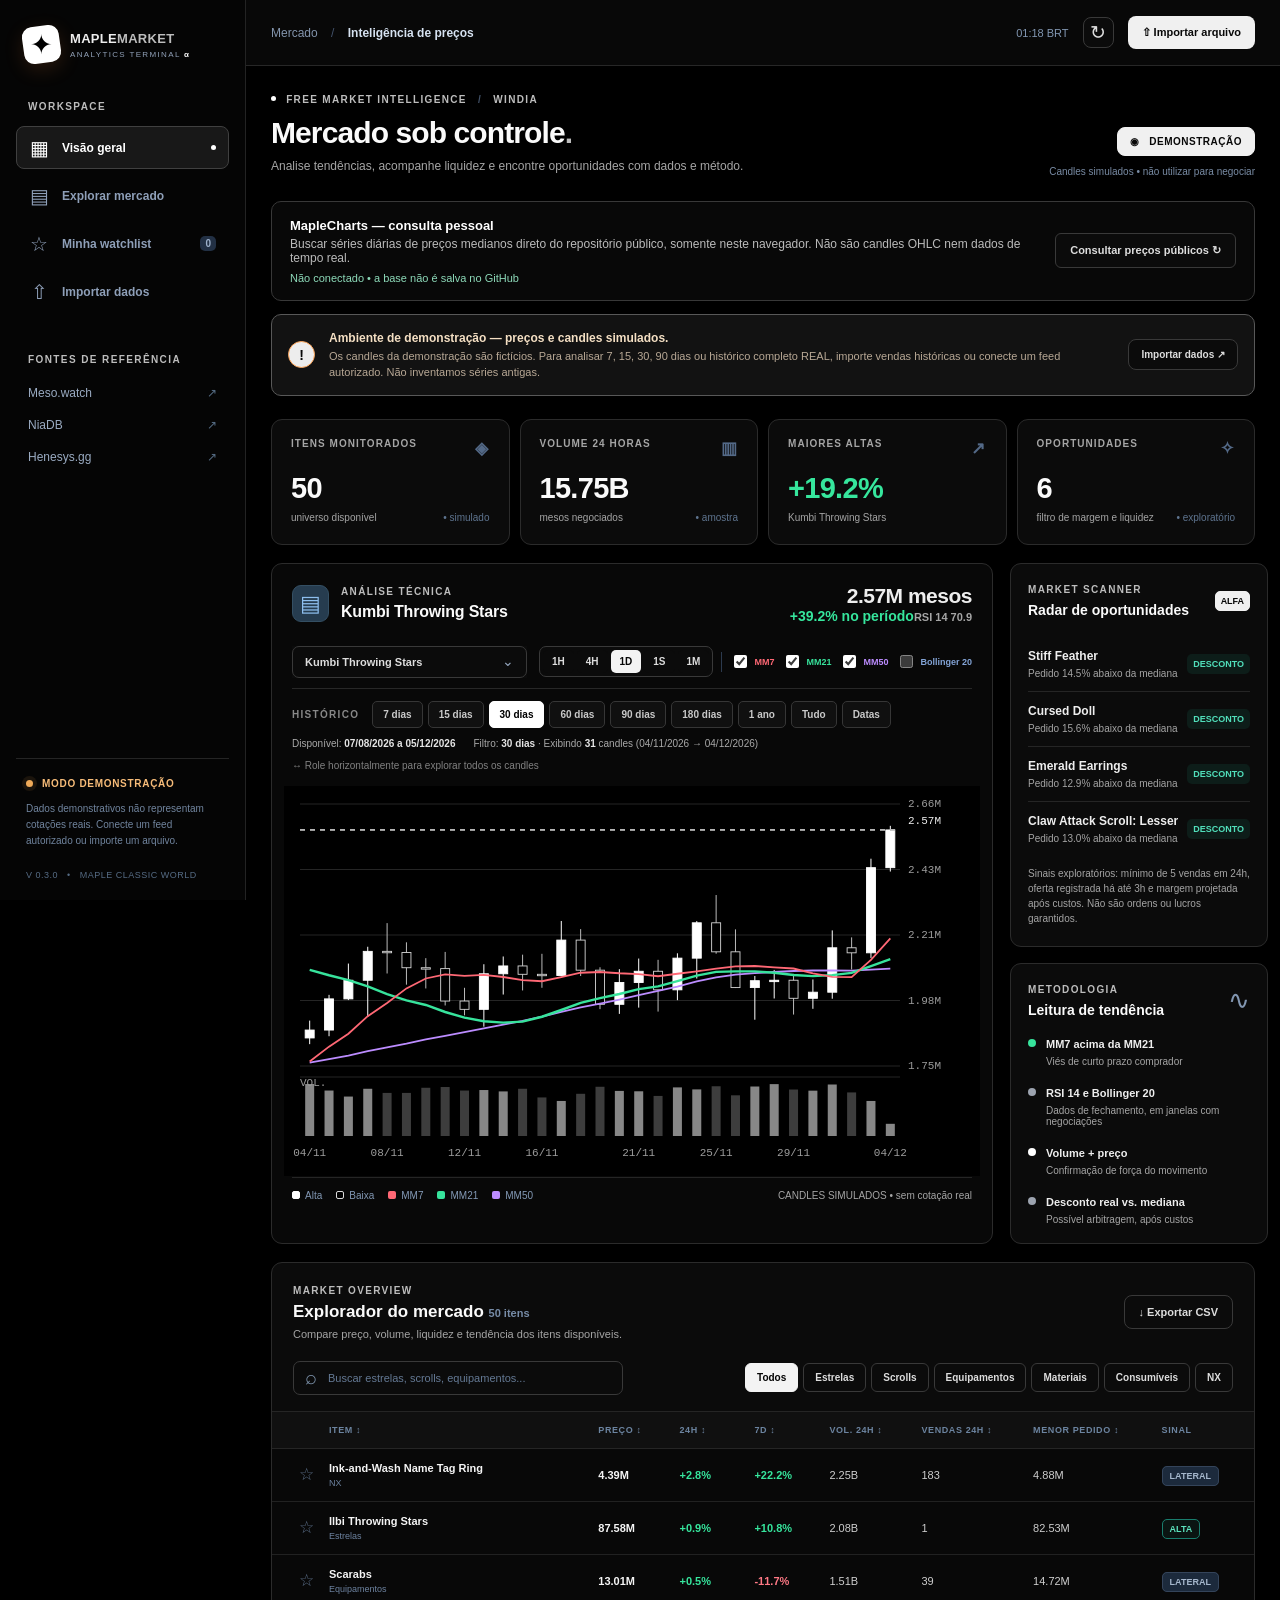
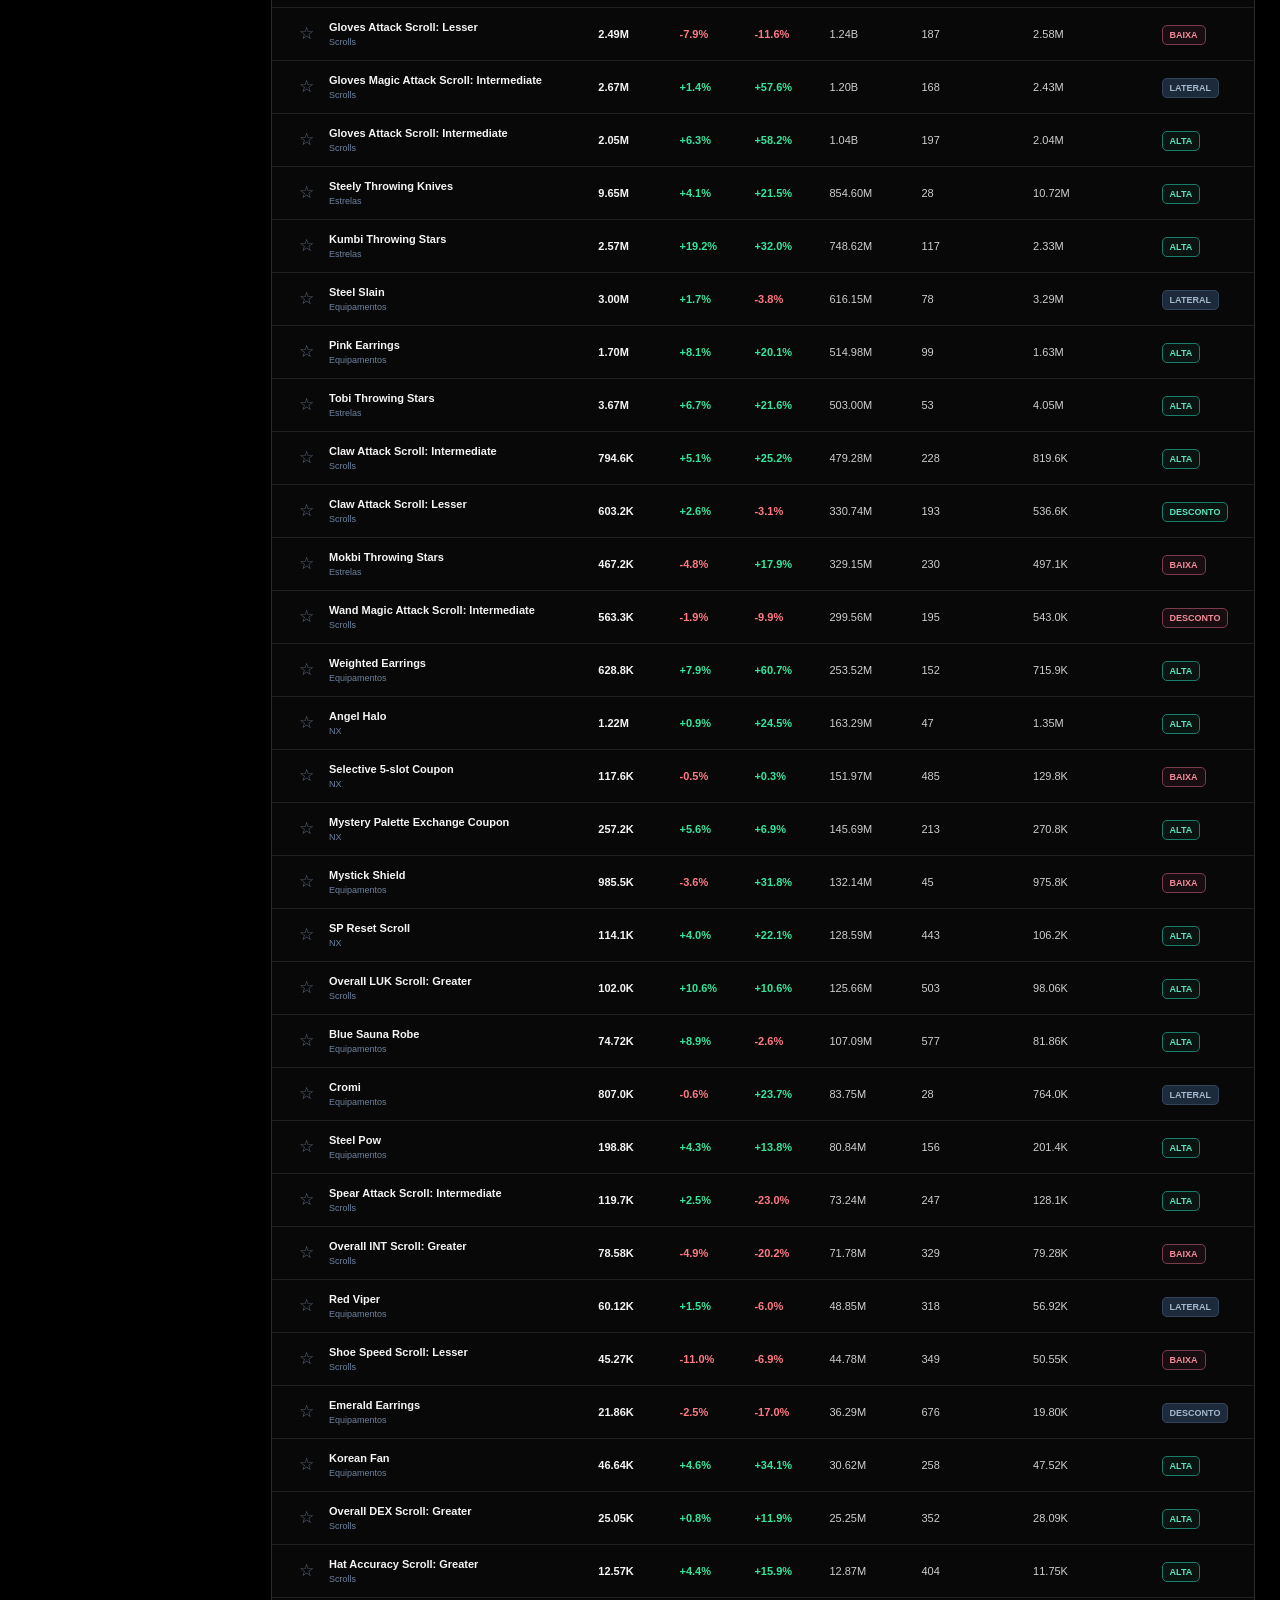
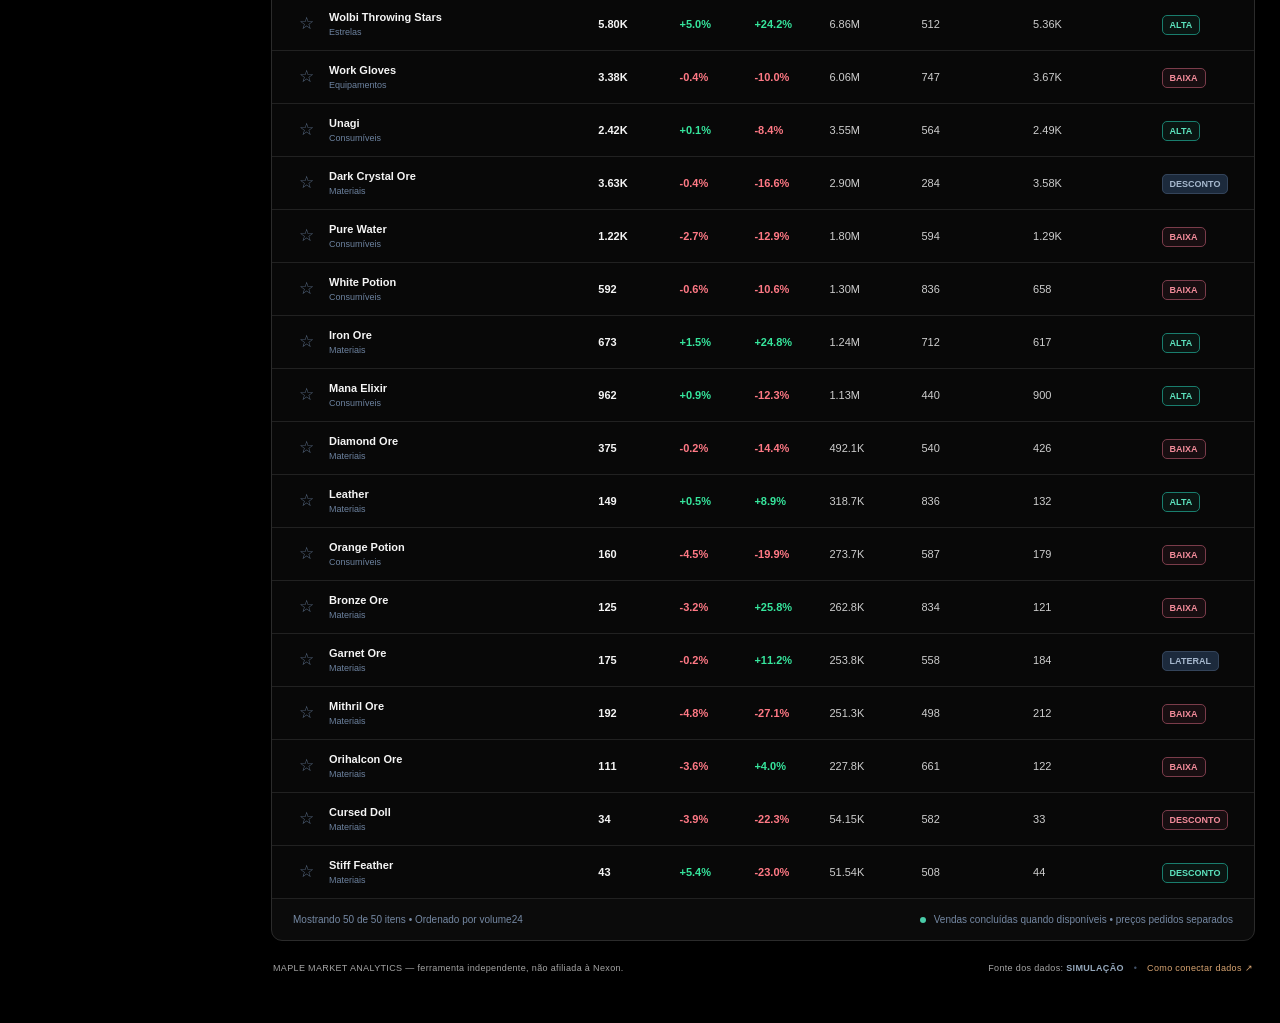
<file: docs/index.html>
<!doctype html>
<html lang="pt-BR">
<head>
  <meta charset="utf-8" />
  <meta name="viewport" content="width=device-width, initial-scale=1" />
  <meta name="theme-color" content="#000000" />
  <meta name="description" content="Maple Market Analytics — candles, médias móveis e inteligência do Free Market de MapleStory Classic World." />
  <title>Maple Market Analytics • Free Market Intelligence</title>
  <link rel="stylesheet" href="styles.css" />
  <link rel="stylesheet" href="theme-black.css" />
</head>
<body>
<div class="app-shell">
  <aside class="sidebar">
    <div class="brand"><div class="brand-mark"><span>✦</span></div><div class="brand-copy"><strong>MAPLE<span>MARKET</span></strong><small>ANALYTICS TERMINAL <b>α</b></small></div></div>
    <div class="side-section-label">WORKSPACE</div>
    <nav class="nav">
      <button class="nav-item active" data-nav="dashboard"><span class="nav-icon">▦</span> Visão geral <span class="nav-dot"></span></button>
      <button class="nav-item" data-nav="market"><span class="nav-icon">▤</span> Explorar mercado</button>
      <button class="nav-item" data-nav="watch"><span class="nav-icon">☆</span> Minha watchlist <span class="pill-count" id="watchCount">0</span></button>
      <button class="nav-item" data-nav="import"><span class="nav-icon">⇧</span> Importar dados</button>
    </nav>
    <div class="side-section-label side-sources">FONTES DE REFERÊNCIA</div>
    <div class="source-list"><a href="https://meso.watch/" target="_blank" rel="noopener">Meso.watch <span>↗</span></a><a href="https://meowdb.com/msclassic/free-market" target="_blank" rel="noopener">NiaDB <span>↗</span></a><a href="https://henesys.gg/market" target="_blank" rel="noopener">Henesys.gg <span>↗</span></a></div>
    <div class="side-bottom"><div class="live-beacon"><span class="beacon"></span><span id="sidebarStatus">MODO DEMONSTRAÇÃO</span></div><p>Dados demonstrativos não representam cotações reais. Conecte um feed autorizado ou importe um arquivo.</p><div class="version">V 0.3.0 <span>•</span> MAPLE CLASSIC WORLD</div></div>
  </aside>
  <main class="main">
    <header class="topbar"><div class="crumb">Mercado <span>/</span> <strong>Inteligência de preços</strong></div><div class="top-actions"><span class="utc-clock" id="clock">--:-- BRT</span><button class="icon-button" id="refreshBtn" title="Recarregar dados">↻</button><button class="primary small" id="importTop">⇧ <span>Importar arquivo</span></button></div></header>
    <div class="content">
      <div class="headline"><div><div class="eyebrow"><span class="tiny-dot"></span> FREE MARKET INTELLIGENCE <span class="sep">/</span> WINDIA</div><h1>Mercado sob controle<span class="orange-dot">.</span></h1><p>Analise tendências, acompanhe liquidez e encontre oportunidades com dados e método.</p></div><div class="headline-aside"><div class="status-chip" id="mainStatus"><span>◉</span> DEMONSTRAÇÃO</div><small id="lastUpdate">Cotações simuladas • atualize com dados reais</small></div></div>
      <div class="public-feed-bar" role="region" aria-label="Dados públicos para consulta pessoal"><div><strong>MapleCharts — consulta pessoal</strong><p>Buscar séries diárias de preços medianos direto do repositório público, somente neste navegador. Não são candles OHLC nem dados de tempo real.</p><small id="publicFeedStatus" role="status" aria-live="polite">Não conectado • a base não é salva no GitHub</small></div><button class="outline" id="loadPublicData">Consultar preços públicos ↻</button></div>
      <div class="demo-banner" id="demoBanner"><div class="warning-icon">!</div><div><b>Ambiente de demonstração — preços e candles simulados.</b><p>Os candles da demonstração são fictícios. Para analisar 7, 15, 30, 90 dias ou histórico completo REAL, importe vendas históricas ou conecte um feed autorizado. Não inventamos séries antigas.</p></div><button class="outline mini" id="bannerImport">Importar dados ↗</button></div>
      <section class="kpis" id="kpis"><article class="kpi"><div class="kpi-head">ITENS MONITORADOS <span>◈</span></div><div class="kpi-main" id="kpiItems">—</div><div class="kpi-foot">universo disponível <span id="kpiSource">• simulado</span></div></article><article class="kpi"><div class="kpi-head">VOLUME 24 HORAS <span>▥</span></div><div class="kpi-main" id="kpiVolume">—</div><div class="kpi-foot">mesos negociados <span>• amostra</span></div></article><article class="kpi"><div class="kpi-head">MAIORES ALTAS <span>↗</span></div><div class="kpi-main positive" id="kpiGainer">—</div><div class="kpi-foot" id="kpiGainerName">últimas 24 horas</div></article><article class="kpi"><div class="kpi-head">OPORTUNIDADES <span>✧</span></div><div class="kpi-main" id="kpiDeals">—</div><div class="kpi-foot">filtro de margem e liquidez <span>• exploratório</span></div></article></section>
      <div class="mid-grid"><section class="panel chart-panel"><div class="panel-heading"><div class="panel-title"><span class="panel-icon">▤</span><div><div class="panel-eyebrow">ANÁLISE TÉCNICA</div><h2 id="chartTitle">Kumbi Throwing Stars</h2></div></div><div class="chart-metrics"><span id="chartPrice">—</span><span id="chartChange" class="subtle">—</span><span id="chartRsi" class="subtle" title="Índice de Força Relativa de 14 períodos">RSI 14 —</span></div></div><div class="chart-toolbar"><div class="select-wrap"><select id="itemSelect" aria-label="Selecionar item"></select></div><div class="toolbar-right"><div class="segmented" id="intervalBtns"><button data-period="1h">1H</button><button data-period="4h">4H</button><button data-period="1d" class="active">1D</button><button data-period="1w">1S</button><button data-period="1mo">1M</button></div><span class="toolbar-divider"></span><label class="ma-toggle ma7"><input id="ma7" type="checkbox" checked> MM7</label><label class="ma-toggle ma21"><input id="ma21" type="checkbox" checked> MM21</label><label class="ma-toggle ma50"><input id="ma50" type="checkbox" checked> MM50</label><label class="ma-toggle ma-bollinger"><input id="bb20" type="checkbox"> Bollinger 20</label></div></div><div class="history-toolbar" role="group" aria-label="Selecionar período histórico"><div class="history-caption">HISTÓRICO</div><div class="history-range-buttons" id="historyRangeBtns"><button data-range="7d">7 dias</button><button data-range="15d">15 dias</button><button data-range="30d" class="active">30 dias</button><button data-range="60d">60 dias</button><button data-range="90d">90 dias</button><button data-range="180d">180 dias</button><button data-range="365d">1 ano</button><button data-range="all">Tudo</button><button data-range="custom">Datas</button></div><div class="history-custom hidden" id="historyCustom"><label>De <input type="date" id="dateFrom" aria-label="Data inicial do histórico"></label><label>Até <input type="date" id="dateTo" aria-label="Data final do histórico"></label><button id="historyApply" class="outline mini">Aplicar</button></div></div><div class="history-info" id="historyInfo" role="status" aria-live="polite">Selecione o intervalo para examinar o histórico disponível.</div><div class="chart-canvas-wrap" id="chartWrap"><canvas id="priceChart" aria-label="Gráfico de candles e volume"></canvas><div class="crosshair-tooltip hidden" id="chartTooltip"></div><div class="empty-chart hidden" id="emptyChart">Histórico insuficiente. Importe negociações com horário ou candles OHLCV para este item.</div></div><div class="chart-footer"><div class="legend"><span><i class="legend-up"></i> Alta</span><span><i class="legend-down"></i> Baixa</span><span><i class="legend-mm7"></i> MM7</span><span><i class="legend-mm21"></i> MM21</span><span><i class="legend-mm50"></i> MM50</span></div><span id="chartDataType">OHLC • demonstrativo</span></div></section>
      <aside class="right-panels"><section class="panel signals-panel"><div class="small-panel-head"><div><div class="panel-eyebrow">MARKET SCANNER</div><h2>Radar de oportunidades</h2></div><span class="mini-badge">ALFA</span></div><div id="signalsList" class="signal-list"></div><div class="side-footnote">Sinais exploratórios: mínimo de 5 vendas em 24h, oferta registrada há até 3h e margem projetada após custos. Não são ordens ou lucros garantidos.</div></section><section class="panel methodology"><div class="small-panel-head"><div><div class="panel-eyebrow">METODOLOGIA</div><h2>Leitura de tendência</h2></div><span class="study-icon">∿</span></div><div class="method-row"><span class="method-dot green"></span><div><b>MM7 acima da MM21</b><small>Viés de curto prazo comprador</small></div></div><div class="method-row"><span class="method-dot blue"></span><div><b>RSI 14 e Bollinger 20</b><small>Dados de fechamento, em janelas com negociações</small></div></div><div class="method-row"><span class="method-dot amber"></span><div><b>Volume + preço</b><small>Confirmação de força do movimento</small></div></div><div class="method-row"><span class="method-dot blue"></span><div><b>Desconto real vs. mediana</b><small>Possível arbitragem, após custos</small></div></div></section></aside></div>
      <section class="panel table-panel" id="marketSection"><div class="table-top"><div><div class="panel-eyebrow">MARKET OVERVIEW</div><h2>Explorador do mercado <span id="marketTotal" class="result-count"></span></h2><p>Compare preço, volume, liquidez e tendência dos itens disponíveis.</p></div><button class="outline" id="exportCsv">↓ Exportar CSV</button></div><div class="table-controls"><div class="search-field"><span>⌕</span><input id="tableSearch" placeholder="Buscar estrelas, scrolls, equipamentos..." autocomplete="off" /></div><div class="chip-group" id="categoryChips"><button class="active" data-cat="Todos">Todos</button><button data-cat="Estrelas">Estrelas</button><button data-cat="Scrolls">Scrolls</button><button data-cat="Equipamentos">Equipamentos</button><button data-cat="Materiais">Materiais</button><button data-cat="Consumíveis">Consumíveis</button><button data-cat="NX">NX</button></div></div><div class="table-scroll"><table><thead><tr><th class="star-col"></th><th><button data-sort="name">ITEM ↕</button></th><th><button data-sort="price">PREÇO ↕</button></th><th><button data-sort="change24">24H ↕</button></th><th><button data-sort="change7">7D ↕</button></th><th><button data-sort="volume24">VOL. 24H ↕</button></th><th><button data-sort="trades24">VENDAS 24H ↕</button></th><th><button data-sort="ask">MENOR PEDIDO ↕</button></th><th>SINAL</th></tr></thead><tbody id="marketRows"></tbody></table></div><div class="table-bottom"><span id="tableFoot">Mostrando 0 itens</span><div class="data-key"><i></i> Vendas concluídas quando disponíveis • preços pedidos separados</div></div></section>
      <footer class="app-footer"><span>MAPLE MARKET ANALYTICS — ferramenta independente, não afiliada à Nexon.</span><span>Fonte dos dados: <b id="footerSource">SIMULAÇÃO</b> <span class="sep">•</span> <a href="README.html" id="helpLink">Como conectar dados ↗</a></span></footer>
    </div>
  </main>
</div>
<div class="modal-backdrop hidden" id="importModal"><div class="modal" role="dialog" aria-modal="true" aria-labelledby="modalTitle"><button class="modal-close" id="modalClose">×</button><div class="panel-eyebrow">DATA CONNECTION</div><h2 id="modalTitle">Importar dados do mercado</h2><p>Importe negociações reais (CSV) ou candles OHLCV (CSV/JSON). O arquivo é processado no navegador e não é enviado a terceiros.</p><div class="upload-box" id="dropZone"><div class="upload-icon">⇧</div><b>Arraste um arquivo ou clique para selecionar</b><span>CSV ou JSON • vendas com timestamps ou séries OHLCV</span><input type="file" id="fileInput" accept=".csv,.json,text/csv,application/json" /></div><div class="format-guide"><b>Formato de venda (CSV)</b><code>timestamp,item,price,quantity,type,category</code><small>2026-11-09T12:10:00Z,Kumbi Throwing Stars,480000,1,sale,Estrelas</small><b>Formato de candles (CSV)</b><code>timestamp,item,open,high,low,close,volume,trades,category</code><small>Use apenas candles calculados a partir de vendas; preços anunciados não são transações.</small></div><div class="modal-actions"><a href="exemplo_importacao.csv" download>↓ Baixar modelo CSV</a><button class="primary" id="restoreDemo">Voltar à demonstração</button></div><p class="import-error hidden" id="importError"></p></div></div>
<script src="app.js"></script>
</body>
</html>
</file>
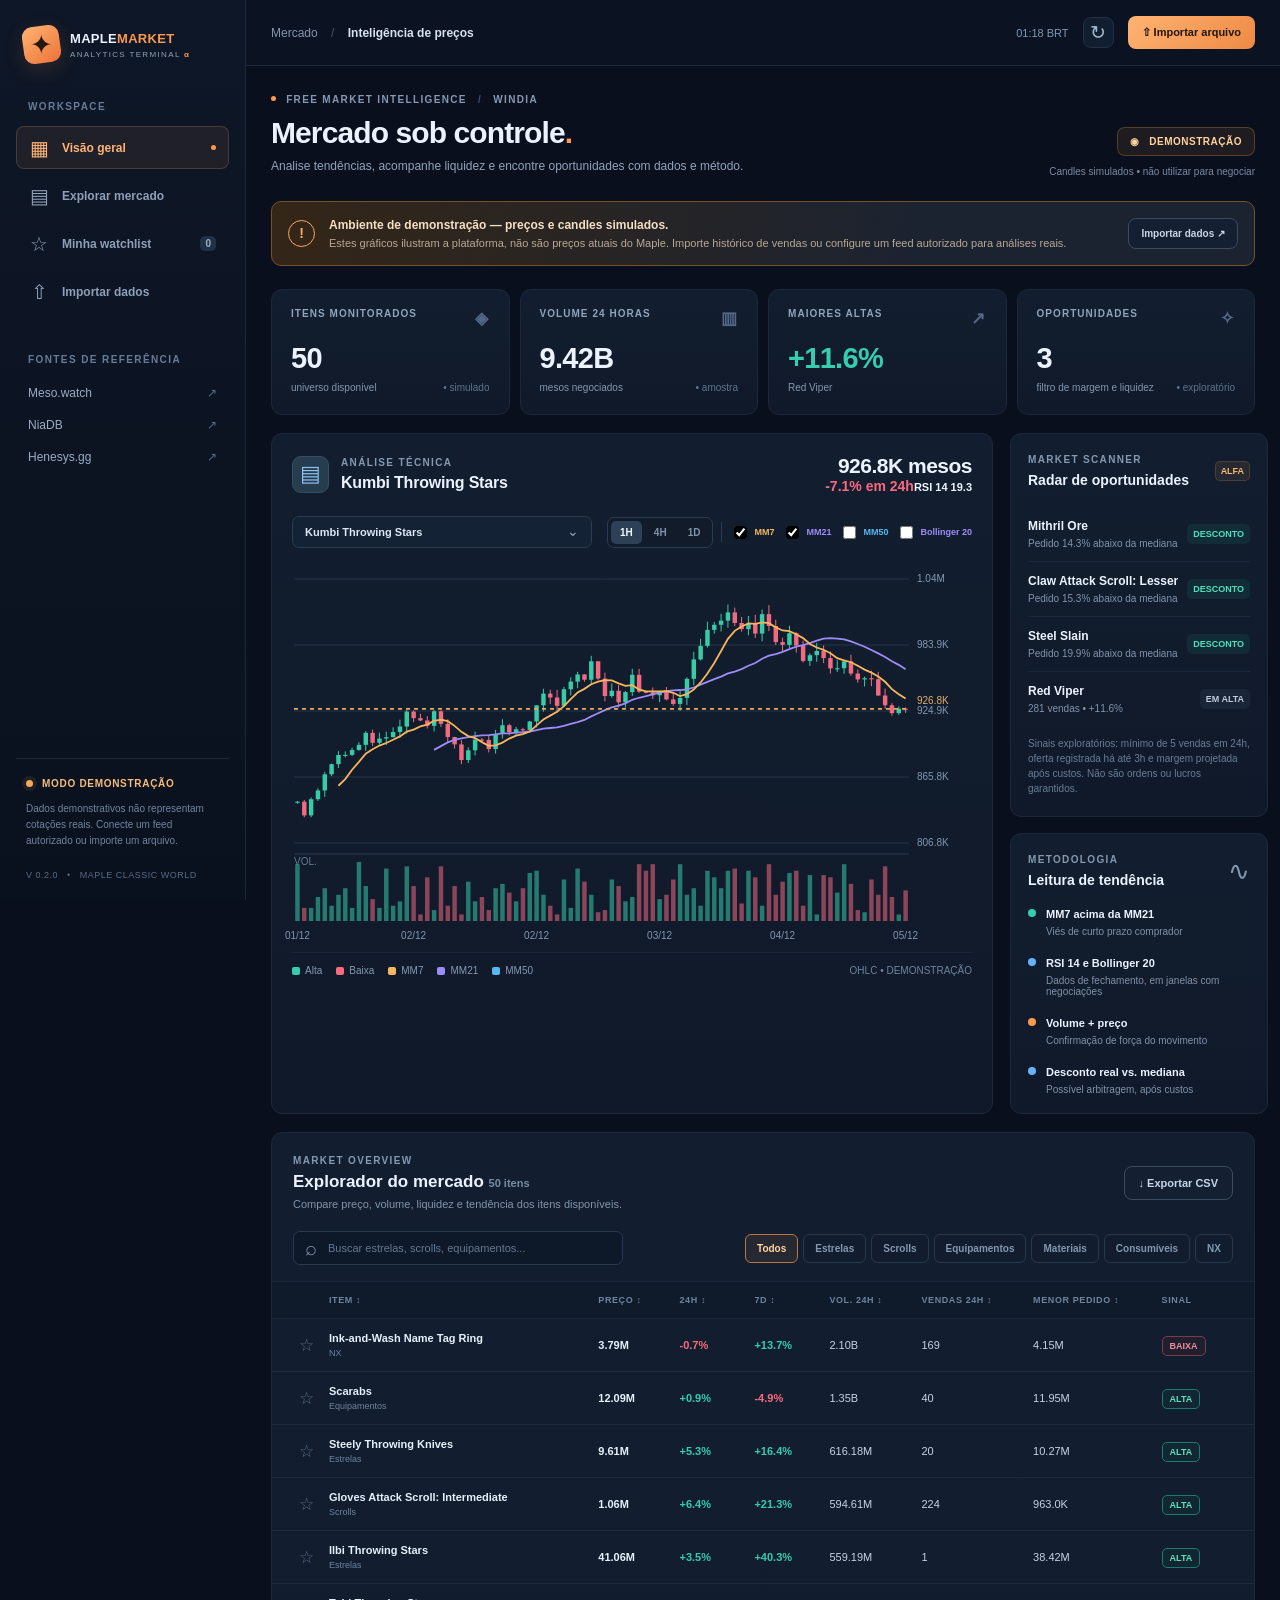
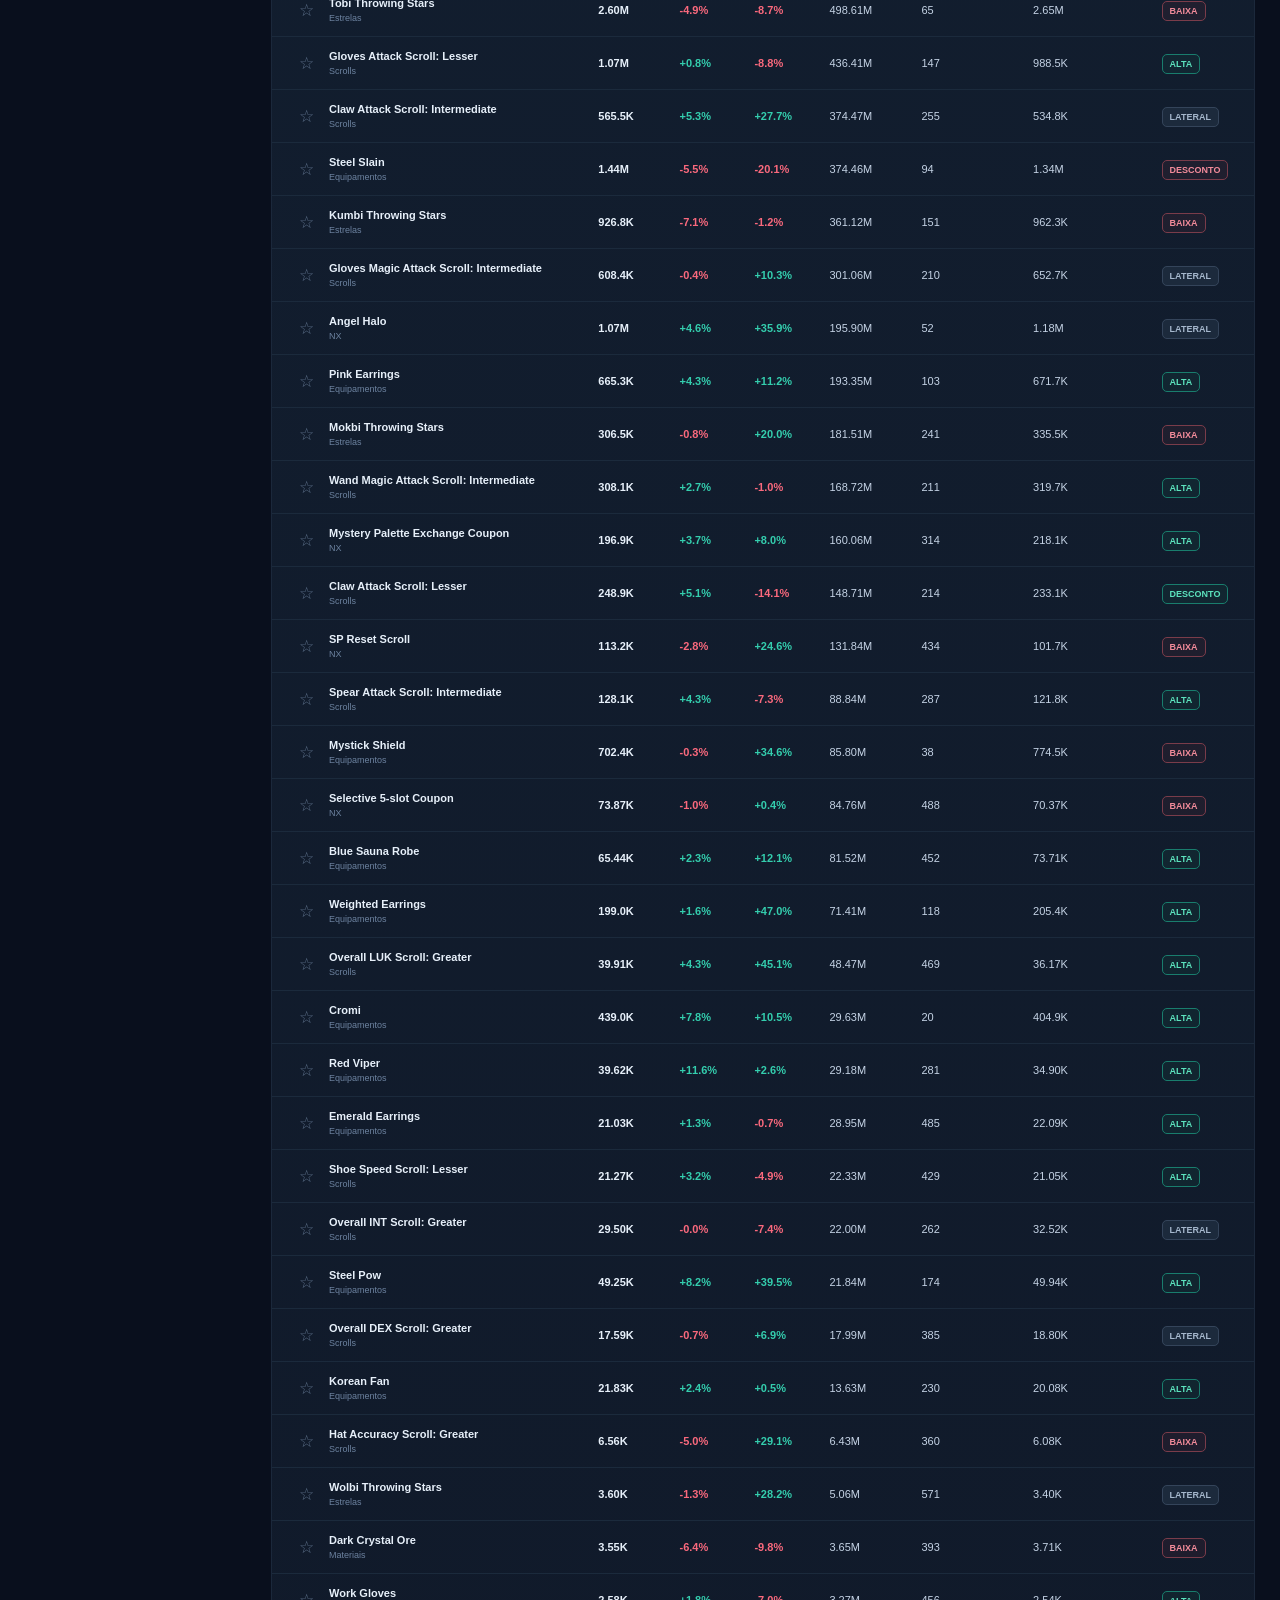
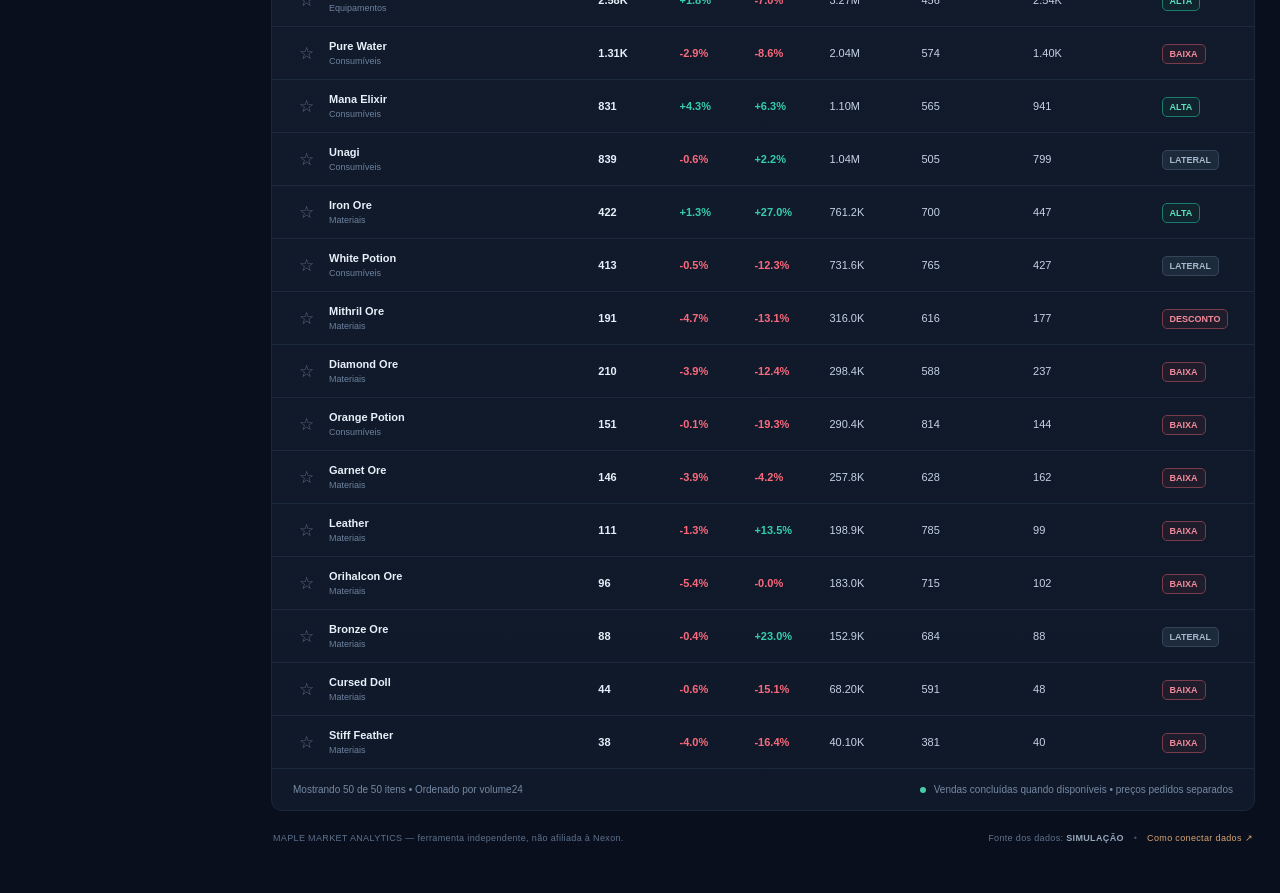
<file: maple_market_analytics_v2_site (1)/docs/index.html>
<!doctype html>
<html lang="pt-BR">
<head>
  <meta charset="utf-8" />
  <meta name="viewport" content="width=device-width, initial-scale=1" />
  <meta name="theme-color" content="#090f1d" />
  <meta name="description" content="Maple Market Analytics — candles, médias móveis e inteligência do Free Market de MapleStory Classic World." />
  <title>Maple Market Analytics • Free Market Intelligence</title>
  <link rel="stylesheet" href="styles.css" />
</head>
<body>
<div class="app-shell">
  <aside class="sidebar">
    <div class="brand"><div class="brand-mark"><span>✦</span></div><div class="brand-copy"><strong>MAPLE<span>MARKET</span></strong><small>ANALYTICS TERMINAL <b>α</b></small></div></div>
    <div class="side-section-label">WORKSPACE</div>
    <nav class="nav">
      <button class="nav-item active" data-nav="dashboard"><span class="nav-icon">▦</span> Visão geral <span class="nav-dot"></span></button>
      <button class="nav-item" data-nav="market"><span class="nav-icon">▤</span> Explorar mercado</button>
      <button class="nav-item" data-nav="watch"><span class="nav-icon">☆</span> Minha watchlist <span class="pill-count" id="watchCount">0</span></button>
      <button class="nav-item" data-nav="import"><span class="nav-icon">⇧</span> Importar dados</button>
    </nav>
    <div class="side-section-label side-sources">FONTES DE REFERÊNCIA</div>
    <div class="source-list"><a href="https://meso.watch/" target="_blank" rel="noopener">Meso.watch <span>↗</span></a><a href="https://meowdb.com/msclassic/free-market" target="_blank" rel="noopener">NiaDB <span>↗</span></a><a href="https://henesys.gg/market" target="_blank" rel="noopener">Henesys.gg <span>↗</span></a></div>
    <div class="side-bottom"><div class="live-beacon"><span class="beacon"></span><span id="sidebarStatus">MODO DEMONSTRAÇÃO</span></div><p>Dados demonstrativos não representam cotações reais. Conecte um feed autorizado ou importe um arquivo.</p><div class="version">V 0.2.0 <span>•</span> MAPLE CLASSIC WORLD</div></div>
  </aside>
  <main class="main">
    <header class="topbar"><div class="crumb">Mercado <span>/</span> <strong>Inteligência de preços</strong></div><div class="top-actions"><span class="utc-clock" id="clock">--:-- BRT</span><button class="icon-button" id="refreshBtn" title="Recarregar dados">↻</button><button class="primary small" id="importTop">⇧ <span>Importar arquivo</span></button></div></header>
    <div class="content">
      <div class="headline"><div><div class="eyebrow"><span class="tiny-dot"></span> FREE MARKET INTELLIGENCE <span class="sep">/</span> WINDIA</div><h1>Mercado sob controle<span class="orange-dot">.</span></h1><p>Analise tendências, acompanhe liquidez e encontre oportunidades com dados e método.</p></div><div class="headline-aside"><div class="status-chip" id="mainStatus"><span>◉</span> DEMONSTRAÇÃO</div><small id="lastUpdate">Cotações simuladas • atualize com dados reais</small></div></div>
      <div class="demo-banner" id="demoBanner"><div class="warning-icon">!</div><div><b>Ambiente de demonstração — preços e candles simulados.</b><p>Estes gráficos ilustram a plataforma, não são preços atuais do Maple. Importe histórico de vendas ou configure um feed autorizado para análises reais.</p></div><button class="outline mini" id="bannerImport">Importar dados ↗</button></div>
      <section class="kpis" id="kpis"><article class="kpi"><div class="kpi-head">ITENS MONITORADOS <span>◈</span></div><div class="kpi-main" id="kpiItems">—</div><div class="kpi-foot">universo disponível <span id="kpiSource">• simulado</span></div></article><article class="kpi"><div class="kpi-head">VOLUME 24 HORAS <span>▥</span></div><div class="kpi-main" id="kpiVolume">—</div><div class="kpi-foot">mesos negociados <span>• amostra</span></div></article><article class="kpi"><div class="kpi-head">MAIORES ALTAS <span>↗</span></div><div class="kpi-main positive" id="kpiGainer">—</div><div class="kpi-foot" id="kpiGainerName">últimas 24 horas</div></article><article class="kpi"><div class="kpi-head">OPORTUNIDADES <span>✧</span></div><div class="kpi-main" id="kpiDeals">—</div><div class="kpi-foot">filtro de margem e liquidez <span>• exploratório</span></div></article></section>
      <div class="mid-grid"><section class="panel chart-panel"><div class="panel-heading"><div class="panel-title"><span class="panel-icon">▤</span><div><div class="panel-eyebrow">ANÁLISE TÉCNICA</div><h2 id="chartTitle">Kumbi Throwing Stars</h2></div></div><div class="chart-metrics"><span id="chartPrice">—</span><span id="chartChange" class="subtle">—</span><span id="chartRsi" class="subtle" title="Índice de Força Relativa de 14 períodos">RSI 14 —</span></div></div><div class="chart-toolbar"><div class="select-wrap"><select id="itemSelect" aria-label="Selecionar item"></select></div><div class="toolbar-right"><div class="segmented" id="intervalBtns"><button data-period="1h" class="active">1H</button><button data-period="4h">4H</button><button data-period="1d">1D</button></div><span class="toolbar-divider"></span><label class="ma-toggle ma7"><input id="ma7" type="checkbox" checked> MM7</label><label class="ma-toggle ma21"><input id="ma21" type="checkbox" checked> MM21</label><label class="ma-toggle ma50"><input id="ma50" type="checkbox"> MM50</label><label class="ma-toggle ma21"><input id="bb20" type="checkbox"> Bollinger 20</label></div></div><div class="chart-canvas-wrap" id="chartWrap"><canvas id="priceChart" aria-label="Gráfico de candles e volume"></canvas><div class="crosshair-tooltip hidden" id="chartTooltip"></div><div class="empty-chart hidden" id="emptyChart">Histórico insuficiente. Importe negociações com horário ou candles OHLCV para este item.</div></div><div class="chart-footer"><div class="legend"><span><i class="legend-up"></i> Alta</span><span><i class="legend-down"></i> Baixa</span><span><i class="legend-mm7"></i> MM7</span><span><i class="legend-mm21"></i> MM21</span><span><i class="legend-mm50"></i> MM50</span></div><span id="chartDataType">OHLC • demonstrativo</span></div></section>
      <aside class="right-panels"><section class="panel signals-panel"><div class="small-panel-head"><div><div class="panel-eyebrow">MARKET SCANNER</div><h2>Radar de oportunidades</h2></div><span class="mini-badge">ALFA</span></div><div id="signalsList" class="signal-list"></div><div class="side-footnote">Sinais exploratórios: mínimo de 5 vendas em 24h, oferta registrada há até 3h e margem projetada após custos. Não são ordens ou lucros garantidos.</div></section><section class="panel methodology"><div class="small-panel-head"><div><div class="panel-eyebrow">METODOLOGIA</div><h2>Leitura de tendência</h2></div><span class="study-icon">∿</span></div><div class="method-row"><span class="method-dot green"></span><div><b>MM7 acima da MM21</b><small>Viés de curto prazo comprador</small></div></div><div class="method-row"><span class="method-dot blue"></span><div><b>RSI 14 e Bollinger 20</b><small>Dados de fechamento, em janelas com negociações</small></div></div><div class="method-row"><span class="method-dot amber"></span><div><b>Volume + preço</b><small>Confirmação de força do movimento</small></div></div><div class="method-row"><span class="method-dot blue"></span><div><b>Desconto real vs. mediana</b><small>Possível arbitragem, após custos</small></div></div></section></aside></div>
      <section class="panel table-panel" id="marketSection"><div class="table-top"><div><div class="panel-eyebrow">MARKET OVERVIEW</div><h2>Explorador do mercado <span id="marketTotal" class="result-count"></span></h2><p>Compare preço, volume, liquidez e tendência dos itens disponíveis.</p></div><button class="outline" id="exportCsv">↓ Exportar CSV</button></div><div class="table-controls"><div class="search-field"><span>⌕</span><input id="tableSearch" placeholder="Buscar estrelas, scrolls, equipamentos..." autocomplete="off" /></div><div class="chip-group" id="categoryChips"><button class="active" data-cat="Todos">Todos</button><button data-cat="Estrelas">Estrelas</button><button data-cat="Scrolls">Scrolls</button><button data-cat="Equipamentos">Equipamentos</button><button data-cat="Materiais">Materiais</button><button data-cat="Consumíveis">Consumíveis</button><button data-cat="NX">NX</button></div></div><div class="table-scroll"><table><thead><tr><th class="star-col"></th><th><button data-sort="name">ITEM ↕</button></th><th><button data-sort="price">PREÇO ↕</button></th><th><button data-sort="change24">24H ↕</button></th><th><button data-sort="change7">7D ↕</button></th><th><button data-sort="volume24">VOL. 24H ↕</button></th><th><button data-sort="trades24">VENDAS 24H ↕</button></th><th><button data-sort="ask">MENOR PEDIDO ↕</button></th><th>SINAL</th></tr></thead><tbody id="marketRows"></tbody></table></div><div class="table-bottom"><span id="tableFoot">Mostrando 0 itens</span><div class="data-key"><i></i> Vendas concluídas quando disponíveis • preços pedidos separados</div></div></section>
      <footer class="app-footer"><span>MAPLE MARKET ANALYTICS — ferramenta independente, não afiliada à Nexon.</span><span>Fonte dos dados: <b id="footerSource">SIMULAÇÃO</b> <span class="sep">•</span> <a href="README.html" id="helpLink">Como conectar dados ↗</a></span></footer>
    </div>
  </main>
</div>
<div class="modal-backdrop hidden" id="importModal"><div class="modal" role="dialog" aria-modal="true" aria-labelledby="modalTitle"><button class="modal-close" id="modalClose">×</button><div class="panel-eyebrow">DATA CONNECTION</div><h2 id="modalTitle">Importar dados do mercado</h2><p>Importe negociações reais (CSV) ou candles OHLCV (CSV/JSON). O arquivo é processado no navegador e não é enviado a terceiros.</p><div class="upload-box" id="dropZone"><div class="upload-icon">⇧</div><b>Arraste um arquivo ou clique para selecionar</b><span>CSV ou JSON • vendas com timestamps ou séries OHLCV</span><input type="file" id="fileInput" accept=".csv,.json,text/csv,application/json" /></div><div class="format-guide"><b>Formato de venda (CSV)</b><code>timestamp,item,price,quantity,type,category</code><small>2026-11-09T12:10:00Z,Kumbi Throwing Stars,480000,1,sale,Estrelas</small><b>Formato de candles (CSV)</b><code>timestamp,item,open,high,low,close,volume,trades,category</code><small>Use apenas candles calculados a partir de vendas; preços anunciados não são transações.</small></div><div class="modal-actions"><a href="exemplo_importacao.csv" download>↓ Baixar modelo CSV</a><button class="primary" id="restoreDemo">Voltar à demonstração</button></div><p class="import-error hidden" id="importError"></p></div></div>
<script src="app.js"></script>
</body>
</html>
</file>
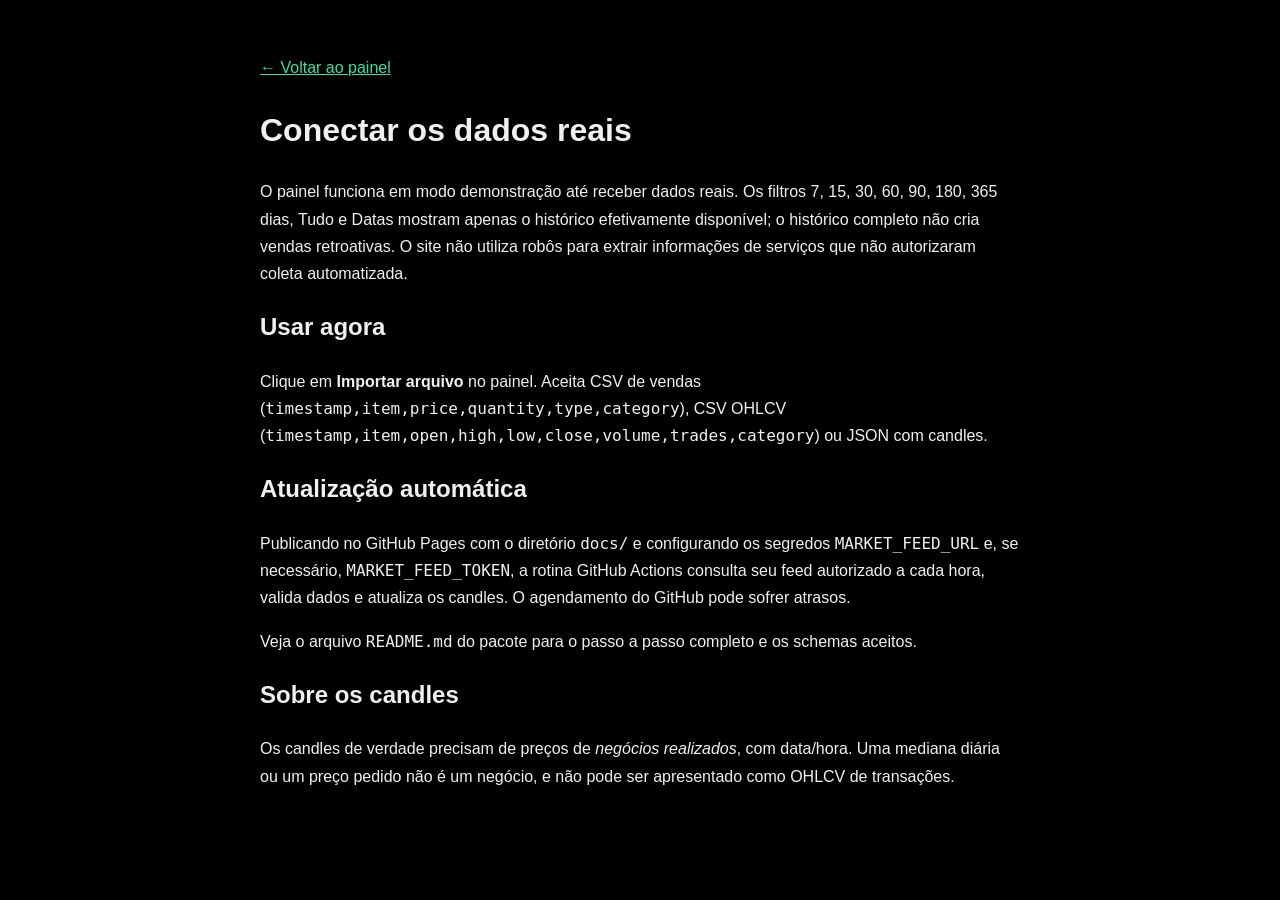
<file: docs/README.html>
<!doctype html><html lang="pt-BR"><meta charset="utf-8"><meta name="viewport" content="width=device-width,initial-scale=1"><title>Conectar dados — Maple Market Analytics</title><body style="font:16px/1.7 Segoe UI,Arial,sans-serif;max-width:760px;margin:6vh auto;padding:0 20px;background:#000;color:#f0f0f0"><a href="index.html" style="color:#38dfa0">← Voltar ao painel</a><h1>Conectar os dados reais</h1><p>O painel funciona em modo demonstração até receber dados reais. Os filtros 7, 15, 30, 60, 90, 180, 365 dias, Tudo e Datas mostram apenas o histórico efetivamente disponível; o histórico completo não cria vendas retroativas. O site não utiliza robôs para extrair informações de serviços que não autorizaram coleta automatizada.</p><h2>Usar agora</h2><p>Clique em <strong>Importar arquivo</strong> no painel. Aceita CSV de vendas (<code>timestamp,item,price,quantity,type,category</code>), CSV OHLCV (<code>timestamp,item,open,high,low,close,volume,trades,category</code>) ou JSON com candles.</p><h2>Atualização automática</h2><p>Publicando no GitHub Pages com o diretório <code>docs/</code> e configurando os segredos <code>MARKET_FEED_URL</code> e, se necessário, <code>MARKET_FEED_TOKEN</code>, a rotina GitHub Actions consulta seu feed autorizado a cada hora, valida dados e atualiza os candles. O agendamento do GitHub pode sofrer atrasos.</p><p>Veja o arquivo <code>README.md</code> do pacote para o passo a passo completo e os schemas aceitos.</p><h2>Sobre os candles</h2><p>Os candles de verdade precisam de preços de <em>negócios realizados</em>, com data/hora. Uma mediana diária ou um preço pedido não é um negócio, e não pode ser apresentado como OHLCV de transações.</p></body></html>
</file>
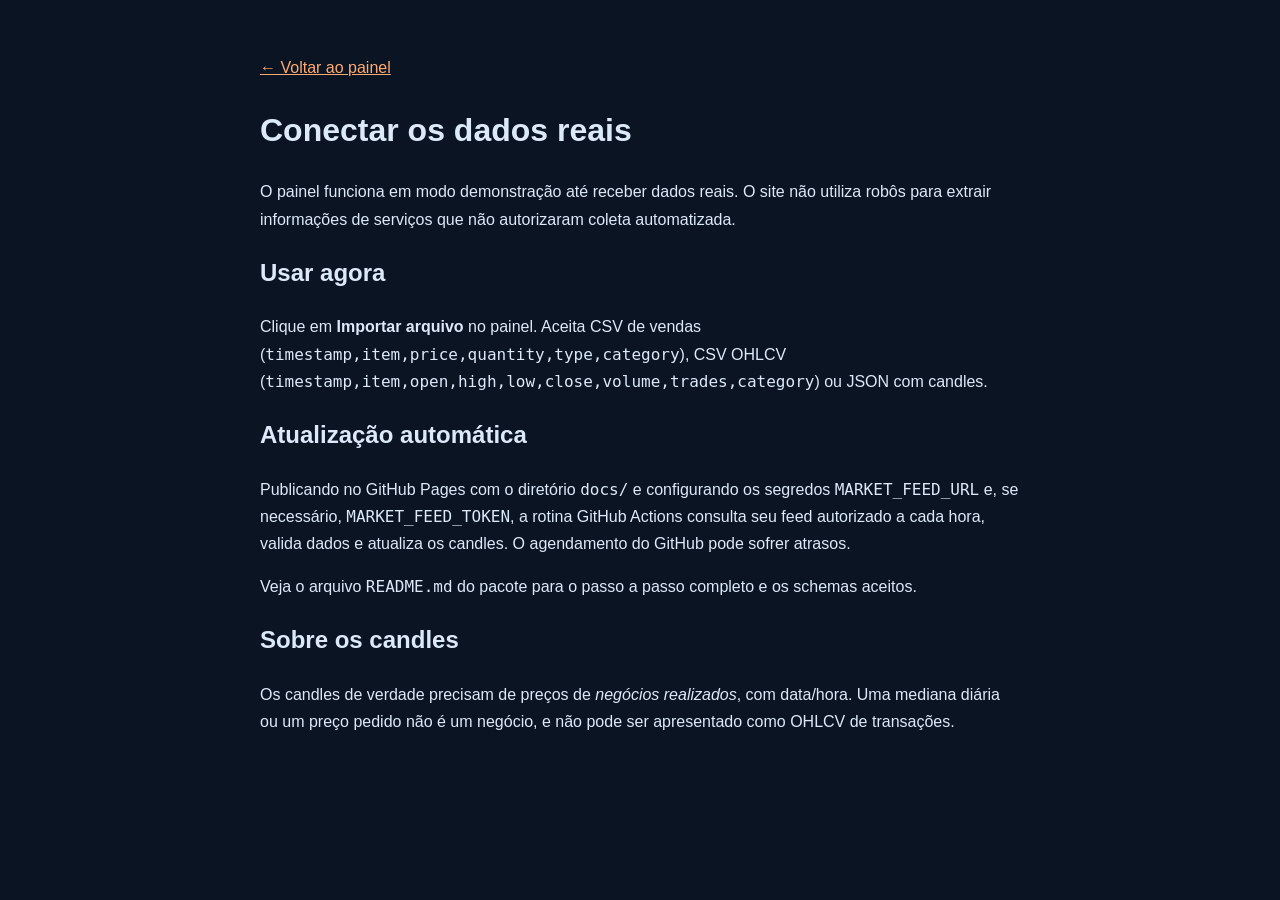
<file: maple_market_analytics_v2_site (1)/docs/README.html>
<!doctype html><html lang="pt-BR"><meta charset="utf-8"><meta name="viewport" content="width=device-width,initial-scale=1"><title>Conectar dados — Maple Market Analytics</title><body style="font:16px/1.7 Segoe UI,Arial,sans-serif;max-width:760px;margin:6vh auto;padding:0 20px;background:#0b1422;color:#dce9f9"><a href="index.html" style="color:#ffab71">← Voltar ao painel</a><h1>Conectar os dados reais</h1><p>O painel funciona em modo demonstração até receber dados reais. O site não utiliza robôs para extrair informações de serviços que não autorizaram coleta automatizada.</p><h2>Usar agora</h2><p>Clique em <strong>Importar arquivo</strong> no painel. Aceita CSV de vendas (<code>timestamp,item,price,quantity,type,category</code>), CSV OHLCV (<code>timestamp,item,open,high,low,close,volume,trades,category</code>) ou JSON com candles.</p><h2>Atualização automática</h2><p>Publicando no GitHub Pages com o diretório <code>docs/</code> e configurando os segredos <code>MARKET_FEED_URL</code> e, se necessário, <code>MARKET_FEED_TOKEN</code>, a rotina GitHub Actions consulta seu feed autorizado a cada hora, valida dados e atualiza os candles. O agendamento do GitHub pode sofrer atrasos.</p><p>Veja o arquivo <code>README.md</code> do pacote para o passo a passo completo e os schemas aceitos.</p><h2>Sobre os candles</h2><p>Os candles de verdade precisam de preços de <em>negócios realizados</em>, com data/hora. Uma mediana diária ou um preço pedido não é um negócio, e não pode ser apresentado como OHLCV de transações.</p></body></html>
</file>
<file: docs/styles.css>
:root{--bg:#090f1d;--side:#0b1221;--panel:#101929;--panel2:#121e30;--line:#223048;--line2:#1b283b;--muted:#7f90a8;--soft:#b6c4d6;--white:#ecf3ff;--orange:#ff994c;--green:#34ceae;--red:#fa697d;--purple:#b695fc;--blue:#64b2f8}*{box-sizing:border-box}html{scroll-behavior:smooth}body{margin:0;background:var(--bg);color:var(--white);font-family:Inter,"Segoe UI",Roboto,Arial,sans-serif;font-size:14px}button,input,select{font:inherit}button{cursor:pointer}button:focus-visible,input:focus-visible,select:focus-visible,a:focus-visible{outline:2px solid var(--orange);outline-offset:2px}a{text-decoration:none;color:inherit}.app-shell{display:flex;min-height:100vh}.sidebar{width:246px;min-width:246px;background:linear-gradient(180deg,#0e1727,#0a111e);border-right:1px solid var(--line2);position:sticky;top:0;align-self:flex-start;height:100vh;display:flex;flex-direction:column;padding:26px 16px 20px}.brand{display:flex;align-items:center;gap:10px;padding:0 7px 30px}.brand-mark{height:37px;width:37px;display:grid;place-items:center;background:linear-gradient(145deg,#ffb373,#ed7238);border-radius:10px;color:#25170e;font-size:27px;box-shadow:0 6px 20px #f78c3d27;transform:rotate(-8deg)}.brand-mark span{transform:rotate(8deg)}.brand-copy strong{font-size:13px;font-weight:850;letter-spacing:.3px}.brand-copy strong span{color:var(--orange)}.brand-copy small{display:block;margin-top:4px;letter-spacing:1.35px;font-size:8px;color:#91a1b8}.brand-copy small b{color:var(--orange)}.side-section-label{font-size:10px;letter-spacing:1.4px;color:#687b96;font-weight:800;margin:8px 12px 14px}.nav{display:grid;gap:5px}.nav-item{background:none;border:1px solid transparent;border-radius:8px;color:#8e9fb8;display:flex;align-items:center;gap:13px;text-align:left;height:43px;padding:0 12px;font-weight:600;font-size:12px;position:relative}.nav-item:hover{background:#18283a;color:#e4efff}.nav-item.active{color:#ffb476;background:#ff9d5214;border-color:#ff9d5233}.nav-icon{font-size:20px;font-weight:300;width:20px;text-align:center}.nav-dot{width:5px;height:5px;background:var(--orange);border-radius:50%;margin-left:auto}.pill-count{margin-left:auto;background:#223044;color:#9cafc9;border-radius:5px;padding:2px 5px;font-size:10px}.side-sources{margin-top:41px}.source-list{display:grid;gap:4px;padding:0 12px}.source-list a{display:flex;justify-content:space-between;padding:7px 0;font-size:12px;color:#9aabc2}.source-list a span{color:#546b83}.source-list a:hover{color:var(--orange)}.side-bottom{margin-top:auto;border-top:1px solid var(--line2);padding:19px 10px 0}.live-beacon{font-size:10px;font-weight:800;letter-spacing:.7px;display:flex;gap:9px;align-items:center;color:#f7bc79}.beacon{height:7px;width:7px;border-radius:50%;background:#efaa59;box-shadow:0 0 0 4px #eda45517}.side-bottom p{font-size:10px;line-height:1.6;color:#71859f;margin:12px 0 21px}.version{font-size:9px;color:#566c85;letter-spacing:.5px}.version span{padding:0 6px}.main{flex:1;min-width:0}.topbar{height:66px;display:flex;align-items:center;justify-content:space-between;border-bottom:1px solid var(--line2);padding:0 34px;background:#0b1322}.crumb{color:#8394ac;font-size:12px}.crumb span{margin:0 10px;color:#43536c}.crumb strong{font-weight:600;color:#d6e2f1}.top-actions{display:flex;align-items:center;gap:14px}.utc-clock{font-size:11px;color:#8297b2;font-variant-numeric:tabular-nums}.icon-button{border:1px solid var(--line);background:#111e30;color:#a3b8d1;border-radius:8px;width:31px;height:31px;font-size:19px;line-height:1}.icon-button:hover{color:#fff;border-color:#66819e}.primary{border:none;border-radius:8px;background:linear-gradient(135deg,#ffb373,#ee8a44);color:#201609;font-weight:800;padding:11px 17px}.primary:hover{filter:brightness(1.1)}.primary.small{font-size:11px;padding:10px 14px}.content{max-width:1600px;padding:33px 34px 16px;margin:0 auto}.headline{display:flex;justify-content:space-between;gap:20px;align-items:end;margin-bottom:24px}.eyebrow,.panel-eyebrow{color:#8598b2;font-size:10px;letter-spacing:1.35px;font-weight:800}.tiny-dot{display:inline-block;background:var(--orange);width:5px;height:5px;border-radius:50%;vertical-align:2px;margin-right:6px}.sep{color:#425269;margin:0 7px}.headline h1{font-size:30px;line-height:1.18;letter-spacing:-.9px;margin:10px 0 7px;font-weight:790}.orange-dot{color:var(--orange)}.headline p{color:#91a4ba;margin:0;font-size:12px;line-height:1.6}.headline-aside{display:flex;flex-direction:column;align-items:end;gap:10px;white-space:nowrap}.status-chip{color:#ffd39e;background:#f4a64a17;border:1px solid #f4a64a40;border-radius:8px;padding:8px 12px;font-size:10px;font-weight:850;letter-spacing:.5px}.status-chip span{margin-right:7px}.headline-aside small{color:#788ba4;font-size:10px}.demo-banner{background:linear-gradient(105deg,#342617,#1c2330 65%);border:1px solid #75522a;color:#f4dfc3;padding:14px 16px;border-radius:10px;display:flex;gap:14px;align-items:center;margin-bottom:23px}.warning-icon{width:27px;height:27px;min-width:27px;border-radius:50%;border:1px solid #ffa558;color:#ffad5e;display:grid;place-items:center;font-weight:900}.demo-banner b{font-size:12px}.demo-banner p{font-size:11px;line-height:1.5;margin:3px 0 0;color:#b8a895}.outline{border:1px solid #3b4c62;background:#141f31;color:#c6d6eb;border-radius:8px;padding:10px 14px;font-size:11px;font-weight:750;white-space:nowrap}.outline:hover{border-color:var(--orange);color:var(--orange)}.outline.mini{margin-left:auto;padding:9px 12px;font-size:10px}.kpis{display:grid;grid-template-columns:repeat(4,minmax(0,1fr));gap:15px;margin-bottom:18px}.kpi,.panel{background:linear-gradient(180deg,#121e2f,#101929);border:1px solid var(--line2);border-radius:11px}.kpi{padding:18px 19px;min-height:126px}.kpi-head{display:flex;justify-content:space-between;color:#90a3bc;letter-spacing:1.05px;font-size:10px;font-weight:780}.kpi-head span{color:#536987;font-size:17px}.kpi-main{font-size:29px;letter-spacing:-.7px;font-weight:800;margin:13px 0 7px;font-variant-numeric:tabular-nums;white-space:nowrap}.kpi-main.positive{color:var(--green)}.kpi-foot{font-size:10px;color:#8497b0;display:flex;justify-content:space-between}.kpi-foot span{color:#5e748f}.mid-grid{display:grid;grid-template-columns:minmax(0,1fr) 289px;gap:17px;align-items:stretch;margin-bottom:18px}.chart-panel{padding:20px 20px 0;min-width:0}.panel-heading{display:flex;justify-content:space-between;align-items:center;gap:15px}.panel-title{display:flex;align-items:center;gap:12px}.panel-icon{height:37px;width:37px;background:#263c4f;border:1px solid #344f63;color:#8ebfef;border-radius:9px;display:grid;place-items:center;font-size:22px}.panel-title h2{font-size:16px;letter-spacing:-.2px;margin:6px 0 0;font-weight:730}.chart-metrics{text-align:right}.chart-metrics span:first-child{display:block;font-weight:800;font-size:21px;letter-spacing:-.5px;font-variant-numeric:tabular-nums}.chart-metrics span:last-child{font-size:11px;font-weight:700}.chart-toolbar{display:flex;align-items:center;justify-content:space-between;gap:12px;margin-top:22px;flex-wrap:wrap}.select-wrap{position:relative;min-width:180px;max-width:300px;flex:1}.select-wrap:after{content:'⌄';position:absolute;right:13px;top:7px;color:#93a5bc;pointer-events:none}.select-wrap select{appearance:none;width:100%;background:#142236;color:#dbe7f4;border:1px solid #293d55;border-radius:7px;padding:9px 31px 9px 12px;outline:0;font-weight:630;font-size:11px}.toolbar-right{display:flex;align-items:center;gap:13px}.segmented{display:flex;background:#111b2a;border:1px solid #283b54;border-radius:7px;padding:3px;gap:3px}.segmented button{background:none;border:0;color:#8093ab;padding:6px 9px;border-radius:5px;font-size:10px;font-weight:750}.segmented button.active{background:#2c4056;color:#f0f8ff}.toolbar-divider{width:1px;height:20px;background:#2c3a4e}.ma-toggle{display:flex;align-items:center;gap:4px;white-space:nowrap;font-size:10px;font-weight:770;cursor:pointer}.ma-toggle input{accent-color:currentColor;vertical-align:middle}.ma7{color:#f7b65d}.ma21{color:#9d8cf7}.ma50{color:#57b8ef}.chart-canvas-wrap{height:390px;position:relative;margin:13px -8px 0;cursor:crosshair}.chart-canvas-wrap canvas{width:100%;height:100%;display:block}.crosshair-tooltip{position:absolute;z-index:3;pointer-events:none;background:#111c2de8;border:1px solid #455e76;border-radius:7px;padding:9px 12px;color:#e3eefb;font-size:10px;box-shadow:0 12px 30px #0008;min-width:160px;line-height:1.75}.crosshair-tooltip b{color:#ffb778}.crosshair-tooltip .positive{color:var(--green)}.crosshair-tooltip .negative{color:var(--red)}.hidden{display:none!important}.empty-chart{position:absolute;inset:0;display:flex;align-items:center;justify-content:center;text-align:center;padding:30px;color:#91a7c0;font-size:13px;background:#101929}.chart-footer{border-top:1px solid var(--line2);display:flex;align-items:center;justify-content:space-between;margin-top:1px;padding:12px 0 15px;gap:15px}.chart-footer>span{font-size:10px;color:#6e849e}.legend{display:flex;gap:14px;flex-wrap:wrap;color:#8298b4;font-size:10px}.legend span{display:flex;gap:5px;align-items:center}.legend i{width:8px;height:8px;display:inline-block;border-radius:2px}.legend-up{background:var(--green)}.legend-down{background:var(--red)}.legend-mm7{background:#f7b65d}.legend-mm21{background:#9d8cf7}.legend-mm50{background:#57b8ef}.right-panels{display:grid;grid-template-rows:minmax(0,1fr) auto;gap:16px}.signals-panel,.methodology{padding:20px 17px}.small-panel-head{display:flex;justify-content:space-between;align-items:center}.small-panel-head h2{font-size:14px;margin:7px 0 0}.mini-badge{color:#f5b76f;background:#fa9b4b17;border:1px solid #fa9b4b2e;border-radius:5px;font-size:9px;font-weight:800;padding:4px 5px}.signal-list{margin-top:19px}.signal-row{display:flex;gap:9px;justify-content:space-between;border-bottom:1px solid var(--line2);padding:12px 0}.signal-row:last-child{border-bottom:0}.signal-left{min-width:0}.signal-name{font-size:12px;font-weight:700;white-space:nowrap;text-overflow:ellipsis;overflow:hidden;max-width:170px}.signal-detail{font-size:10px;color:#8095ae;margin-top:5px}.signal-badge{align-self:center;font-size:9px;border-radius:5px;padding:5px 6px;white-space:nowrap;font-weight:800}.signal-badge.buy{color:#51dfbb;background:#21b9911a}.signal-badge.sell{color:#f98594;background:#ee6c7d17}.signal-badge.neutral{color:#bfcae0;background:#7893af17}.side-footnote{font-size:10px;color:#687d96;line-height:1.5;margin-top:10px}.study-icon{font-size:26px;color:#8296b1}.methodology{padding-bottom:18px}.method-row{display:flex;gap:10px;margin-top:17px}.method-row b{font-size:11px;font-weight:720}.method-row small{display:block;color:#7f92aa;font-size:10px;margin-top:5px}.method-dot{width:8px;height:8px;border-radius:50%;margin-top:4px;flex-shrink:0}.method-dot.green{background:var(--green)}.method-dot.amber{background:var(--orange)}.method-dot.blue{background:var(--blue)}.table-panel{padding:22px 0 0;overflow:hidden}.table-top{display:flex;align-items:center;justify-content:space-between;padding:0 21px;gap:15px}.table-top h2{font-size:17px;margin:6px 0}.result-count{color:#778ca7;font-size:11px;font-weight:600}.table-top p{font-size:11px;color:#8094ac;margin:0}.table-controls{display:flex;justify-content:space-between;align-items:center;gap:13px;margin:21px 21px 16px;flex-wrap:wrap}.search-field{display:flex;align-items:center;background:#0d1828;border:1px solid #293a50;border-radius:7px;min-width:220px;max-width:330px;flex:1}.search-field span{font-size:20px;color:#7f95ae;padding:0 11px}.search-field input{width:100%;border:0;outline:none;background:none;color:#dce7f5;padding:10px 10px 10px 0;font-size:11px}.search-field input::placeholder{color:#647994}.chip-group{display:flex;flex-wrap:wrap;gap:5px}.chip-group button{border:1px solid #27384e;background:#111d2e;border-radius:6px;color:#8397b0;padding:8px 11px;font-size:10px;font-weight:720}.chip-group button.active{color:#ffd3a3;border-color:#bb7545;background:#ff984915}.table-scroll{overflow:auto;max-width:100%}table{width:100%;border-collapse:collapse;text-align:left;white-space:nowrap}thead{background:#0f1a2a}th{color:#6c84a0;font-size:9px;letter-spacing:.6px;padding:13px 15px;font-weight:800;border-top:1px solid var(--line2);border-bottom:1px solid var(--line2)}th button{border:0;background:none;color:inherit;font-weight:inherit;letter-spacing:inherit;padding:0;white-space:nowrap}th button:hover{color:var(--orange)}td{font-size:11px;padding:13px 15px;border-bottom:1px solid #1b2a3c;color:#c5d3e5;font-variant-numeric:tabular-nums}tr:hover td{background:#182638}td strong{font-size:11px;color:#e7f0fa}td .category-sub{font-size:9px;color:#6d83a0;margin-top:4px}.star-col{width:36px;padding-right:0}.star-btn{border:0;background:none;font-size:17px;color:#586b84;line-height:1;padding:0 0 0 12px}.star-btn.is-starred{color:#ffb15d}.item-link{cursor:pointer}.item-link:hover strong{color:var(--orange)}.value-positive{color:var(--green);font-weight:740}.value-negative{color:var(--red);font-weight:740}.signal-pill{font-size:9px;border:1px solid #34445a;border-radius:5px;padding:4px 7px;background:#1c2a3c;color:#a6b8cd;font-weight:800}.signal-pill.bull{color:#5ce2bd;border-color:#197d6d;background:#15584928}.signal-pill.bear{color:#f28b9a;border-color:#7a3c4a;background:#52263438}.muted-cell{color:#7389a4}.table-bottom{padding:15px 21px;display:flex;justify-content:space-between;align-items:center;font-size:10px;color:#7589a4;gap:15px}.data-key i{display:inline-block;height:6px;width:6px;background:#49cba8;border-radius:100%;margin-right:5px}.app-footer{padding:22px 2px;display:flex;justify-content:space-between;gap:18px;font-size:9px;letter-spacing:.35px;color:#5d728d}.app-footer a{color:#d8a471}.app-footer b{color:#95a8bc}.modal-backdrop{position:fixed;inset:0;background:#030811ce;display:grid;place-items:center;z-index:100;padding:20px}.modal{width:min(100%,590px);background:#131f30;border:1px solid #39506c;box-shadow:0 25px 90px #0009;border-radius:14px;padding:30px;position:relative}.modal-close{position:absolute;right:16px;top:13px;border:0;background:none;color:#869bb5;font-size:28px}.modal h2{font-size:23px;letter-spacing:-.4px;margin:9px 0 10px}.modal p{font-size:12px;line-height:1.6;color:#94a7be}.upload-box{position:relative;display:flex;flex-direction:column;align-items:center;padding:27px;border:1px dashed #617d9f;background:#15253a;border-radius:11px;gap:8px;cursor:pointer;margin:22px 0}.upload-box:hover{background:#1c3047}.upload-icon{font-size:27px;color:var(--orange)}.upload-box b{font-size:13px}.upload-box span{color:#859bb6;font-size:10px}.upload-box input{position:absolute;inset:0;opacity:0;cursor:pointer;width:100%;height:100%}.format-guide{display:grid;gap:7px}.format-guide b{font-size:11px;color:#d2def0;margin-top:7px}.format-guide code,.format-guide small{font-size:10px;color:#85b7dc;overflow-wrap:anywhere}.format-guide small{color:#8b9fb9}.modal-actions{margin-top:26px;display:flex;align-items:center;justify-content:space-between;gap:12px}.modal-actions a{font-size:11px;color:var(--orange);font-weight:750}.import-error{color:#ff9ba5!important}.no-results{text-align:center;color:#8196b1;padding:30px!important}.loading{font-size:11px;color:#8096ae}@media(max-width:1300px){.mid-grid{grid-template-columns:minmax(0,1fr) 245px}.kpis{gap:10px}.content{padding:28px 25px}.topbar{padding:0 25px}.toolbar-right{gap:8px}.ma-toggle{font-size:9px}}@media(max-width:1100px){.sidebar{width:67px;min-width:67px;padding:17px 9px}.brand{padding:5px 4px 28px}.brand-copy,.side-section-label,.source-list,.side-bottom,.nav-item{font-size:0}.nav-item{height:45px;justify-content:center;padding:0}.nav-icon{font-size:21px}.nav-dot,.pill-count{display:none}.mid-grid{grid-template-columns:1fr 245px}}@media(max-width:860px){.mid-grid{grid-template-columns:1fr}.right-panels{grid-template-columns:1fr 1fr;grid-template-rows:1fr}.kpis{grid-template-columns:repeat(2,1fr)}.chart-canvas-wrap{height:345px}.app-footer{flex-direction:column}}@media(max-width:600px){.app-shell{display:block}.sidebar{width:100%;height:auto;position:relative;display:flex;flex-direction:row;align-items:center;min-width:0;padding:8px 14px;border-right:none;border-bottom:1px solid var(--line2);gap:12px}.brand{padding:0}.brand-mark{width:31px;height:31px}.nav{display:flex;margin-left:auto}.nav-item{width:35px;height:35px}.nav-item:nth-child(4){display:none}.topbar{height:54px;padding:0 16px}.top-actions{gap:8px}.top-actions .utc-clock,.top-actions .primary span{display:none}.top-actions .primary{font-size:18px}.content{padding:23px 15px}.headline{align-items:start;flex-direction:column}.headline h1{font-size:24px}.headline-aside{align-items:start}.demo-banner{flex-wrap:wrap}.demo-banner .outline{margin-left:40px}.kpis{gap:8px}.kpi{padding:15px}.kpi-main{font-size:24px}.kpi-head{font-size:8px}.right-panels{grid-template-columns:1fr}.chart-panel{padding:16px 12px 0}.chart-metrics span:first-child{font-size:16px}.chart-toolbar{flex-direction:column;align-items:stretch}.select-wrap{max-width:none}.toolbar-right{justify-content:space-between}.chart-canvas-wrap{height:310px}.legend{gap:8px}.chart-footer{align-items:start;flex-direction:column}.table-top,.table-controls{padding:0;margin-left:15px;margin-right:15px}.table-top{padding-top:16px}.table-top .outline{font-size:9px;padding:9px}.chip-group{overflow:auto;flex-wrap:nowrap;max-width:100%;padding-bottom:5px}.table-bottom{flex-direction:column;align-items:start}}
</file>
<file: docs/theme-black.css>
/* Maple Market Analytics 0.3 — tema preto / candles monocromáticos */
:root{
  color-scheme:dark;
  --bg:#000000;--side:#030303;--panel:#080808;--panel2:#0c0c0c;
  --line:#303030;--line2:#252525;--muted:#939393;--soft:#b5b5b5;
  --white:#f6f6f6;--orange:#ffffff;--green:#37e39c;--red:#ff6875;--blue:#9ca3af;
}
*{scrollbar-color:#545454 #080808}
html,body{background:#000!important;color:#eee}
.app-shell,.main,.content{background:#000!important}
.sidebar{background:#050505!important;border-color:#232323!important}
.topbar{background:#030303!important;border-color:#272727!important}
.panel,.kpi,.signals-panel,.methodology{background:#0b0b0b!important;border-color:#2b2b2b!important;box-shadow:none!important}
.chart-panel{background:#080808!important}
.chart-canvas-wrap{background:#000!important;overflow-x:auto;overflow-y:hidden;scrollbar-width:thin;scrollbar-color:#595959 #000}
.chart-canvas-wrap canvas{background:#000!important;max-width:none;display:block;height:100%}
.chart-toolbar,.table-controls{background:transparent!important}
.select-wrap,.select-wrap select,.search-field,.segmented,.segmented button,.chip-group button,.icon-button,.outline,.upload-box{background:#0b0b0b!important;border-color:#393939!important;color:#ddd!important}
.segmented button.active,.chip-group button.active{background:#f3f3f3!important;color:#050505!important;border-color:#f3f3f3!important}
.primary,.mini-badge,.status-chip{background:#f0f0f0!important;color:#080808!important;border-color:#f0f0f0!important}
.brand-mark{background:#fff!important;color:#000!important}
.brand-mark span{color:#000!important}
.brand-copy span,.orange-dot,.eyebrow,.side-section-label,.panel-eyebrow,.table-top .panel-eyebrow{color:#bdbdbd!important}
.nav-item.active{background:#181818!important;color:#fff!important;border-color:#404040!important}
.nav-item:hover,.chip-group button:hover,.segmented button:hover{background:#222!important;color:#eee!important}
.demo-banner{background:#121212!important;border-color:#585858!important}
.demo-banner .warning-icon{background:#ededed!important;color:#080808!important}
.headline h1,.panel h2,.table-top h2,.panel-title h2,.kpi-main{color:#fafafa!important}
.kpi-head,.kpi-foot,.headline p,.table-top p,.signal-detail,.side-footnote,.chart-footer>span,.app-footer,.subtle,.method-row small{color:#a5a5a5!important}
.topbar,.table-scroll,thead,table{background:#080808!important}
thead{background:#101010!important}
tr:hover td{background:#171717!important}
td{border-color:#212121!important;color:#cecece!important}
tr td strong{color:#f5f5f5!important}
.table-bottom{border-color:#262626!important}
.crosshair-tooltip{background:#080808f0!important;border-color:#626262!important;box-shadow:0 5px 30px #000!important}
.crosshair-tooltip b{color:#fff!important}
.empty-chart{background:#000!important;color:#bbb!important}
.modal{background:#101010!important;border-color:#444!important}
.modal-backdrop{background:#000d!important}
.modal p,.format-guide small{color:#bdbdbd!important}
.positive,.value-positive{color:#36e69d!important}.negative,.value-negative{color:#ff7985!important}
.ma7{color:#ff6875!important}.ma21{color:#37e39c!important}.ma50{color:#bc8cff!important}.ma-bollinger{color:#83a4d7!important}
.legend-up{background:#fff!important;border:1px solid #fff!important}
.legend-down{background:#000!important;border:1px solid #d9d9d9!important}
.legend-mm7{background:#ff6875!important}.legend-mm21{background:#37e39c!important}.legend-mm50{background:#bc8cff!important}
.history-toolbar{display:flex;align-items:center;gap:13px;flex-wrap:wrap;padding:12px 0 8px;border-top:1px solid #272727;margin-top:10px}
.history-caption{font-size:10px;font-weight:800;letter-spacing:1.3px;color:#888}
.history-range-buttons{display:flex;flex-wrap:wrap;gap:5px;align-items:center}
.history-range-buttons button{border:1px solid #363636;background:#101010;color:#c9c9c9;border-radius:5px;font-size:10px;padding:7px 10px;font-weight:730;cursor:pointer}
.history-range-buttons button.active{background:#fff;border-color:#fff;color:#000}
.history-range-buttons button:hover:not(.active){background:#252525;color:#fff}
.history-custom{display:flex;align-items:center;flex-wrap:wrap;gap:8px;margin-left:auto;font-size:10px;color:#a7a7a7}
.history-custom label{display:flex;align-items:center;gap:5px}
.history-custom input{color-scheme:dark;background:#0e0e0e;border:1px solid #414141;border-radius:5px;color:#eee;padding:6px;max-width:160px}
.history-info{font-size:10px;color:#a9a9a9;display:flex;flex-wrap:wrap;align-items:center;gap:7px 18px;line-height:1.5;margin:0 0 6px}
.history-info b{color:#e5e5e5;font-weight:720}
.history-short{color:#ffb275;font-size:10px;font-weight:700}
.history-hint{color:#818181}
#chartWrap::-webkit-scrollbar{height:9px}
#chartWrap::-webkit-scrollbar-track{background:#0a0a0a}
#chartWrap::-webkit-scrollbar-thumb{background:#555;border-radius:8px}
@media(max-width:800px){.history-toolbar{align-items:flex-start}.history-caption{width:100%}.history-range-buttons{gap:4px}.history-range-buttons button{padding:7px 8px}.history-custom{margin-left:0}.history-info{font-size:9px}.chart-canvas-wrap{height:350px}}

/* Conector pessoal opcional: sem republicação de dados */
.public-feed-bar{display:flex;align-items:center;justify-content:space-between;gap:16px;border:1px solid #383838;border-radius:10px;background:#080808;padding:15px 18px;margin-bottom:13px}.public-feed-bar strong{font-size:13px;color:white}.public-feed-bar p{font-size:12px;margin:4px 0;color:#bbb}.public-feed-bar small{font-size:11px;color:#8ddab9}.public-feed-bar button{white-space:nowrap;background:#151515;color:white;border:1px solid #666;border-radius:6px;padding:10px 14px;cursor:pointer}.public-feed-bar button:disabled{opacity:.6;cursor:wait}@media(max-width:680px){.public-feed-bar{flex-direction:column;align-items:start}.public-feed-bar button{width:100%}}
</file>
<file: maple_market_analytics_v2_site (1)/docs/styles.css>
:root{--bg:#090f1d;--side:#0b1221;--panel:#101929;--panel2:#121e30;--line:#223048;--line2:#1b283b;--muted:#7f90a8;--soft:#b6c4d6;--white:#ecf3ff;--orange:#ff994c;--green:#34ceae;--red:#fa697d;--purple:#b695fc;--blue:#64b2f8}*{box-sizing:border-box}html{scroll-behavior:smooth}body{margin:0;background:var(--bg);color:var(--white);font-family:Inter,"Segoe UI",Roboto,Arial,sans-serif;font-size:14px}button,input,select{font:inherit}button{cursor:pointer}button:focus-visible,input:focus-visible,select:focus-visible,a:focus-visible{outline:2px solid var(--orange);outline-offset:2px}a{text-decoration:none;color:inherit}.app-shell{display:flex;min-height:100vh}.sidebar{width:246px;min-width:246px;background:linear-gradient(180deg,#0e1727,#0a111e);border-right:1px solid var(--line2);position:sticky;top:0;align-self:flex-start;height:100vh;display:flex;flex-direction:column;padding:26px 16px 20px}.brand{display:flex;align-items:center;gap:10px;padding:0 7px 30px}.brand-mark{height:37px;width:37px;display:grid;place-items:center;background:linear-gradient(145deg,#ffb373,#ed7238);border-radius:10px;color:#25170e;font-size:27px;box-shadow:0 6px 20px #f78c3d27;transform:rotate(-8deg)}.brand-mark span{transform:rotate(8deg)}.brand-copy strong{font-size:13px;font-weight:850;letter-spacing:.3px}.brand-copy strong span{color:var(--orange)}.brand-copy small{display:block;margin-top:4px;letter-spacing:1.35px;font-size:8px;color:#91a1b8}.brand-copy small b{color:var(--orange)}.side-section-label{font-size:10px;letter-spacing:1.4px;color:#687b96;font-weight:800;margin:8px 12px 14px}.nav{display:grid;gap:5px}.nav-item{background:none;border:1px solid transparent;border-radius:8px;color:#8e9fb8;display:flex;align-items:center;gap:13px;text-align:left;height:43px;padding:0 12px;font-weight:600;font-size:12px;position:relative}.nav-item:hover{background:#18283a;color:#e4efff}.nav-item.active{color:#ffb476;background:#ff9d5214;border-color:#ff9d5233}.nav-icon{font-size:20px;font-weight:300;width:20px;text-align:center}.nav-dot{width:5px;height:5px;background:var(--orange);border-radius:50%;margin-left:auto}.pill-count{margin-left:auto;background:#223044;color:#9cafc9;border-radius:5px;padding:2px 5px;font-size:10px}.side-sources{margin-top:41px}.source-list{display:grid;gap:4px;padding:0 12px}.source-list a{display:flex;justify-content:space-between;padding:7px 0;font-size:12px;color:#9aabc2}.source-list a span{color:#546b83}.source-list a:hover{color:var(--orange)}.side-bottom{margin-top:auto;border-top:1px solid var(--line2);padding:19px 10px 0}.live-beacon{font-size:10px;font-weight:800;letter-spacing:.7px;display:flex;gap:9px;align-items:center;color:#f7bc79}.beacon{height:7px;width:7px;border-radius:50%;background:#efaa59;box-shadow:0 0 0 4px #eda45517}.side-bottom p{font-size:10px;line-height:1.6;color:#71859f;margin:12px 0 21px}.version{font-size:9px;color:#566c85;letter-spacing:.5px}.version span{padding:0 6px}.main{flex:1;min-width:0}.topbar{height:66px;display:flex;align-items:center;justify-content:space-between;border-bottom:1px solid var(--line2);padding:0 34px;background:#0b1322}.crumb{color:#8394ac;font-size:12px}.crumb span{margin:0 10px;color:#43536c}.crumb strong{font-weight:600;color:#d6e2f1}.top-actions{display:flex;align-items:center;gap:14px}.utc-clock{font-size:11px;color:#8297b2;font-variant-numeric:tabular-nums}.icon-button{border:1px solid var(--line);background:#111e30;color:#a3b8d1;border-radius:8px;width:31px;height:31px;font-size:19px;line-height:1}.icon-button:hover{color:#fff;border-color:#66819e}.primary{border:none;border-radius:8px;background:linear-gradient(135deg,#ffb373,#ee8a44);color:#201609;font-weight:800;padding:11px 17px}.primary:hover{filter:brightness(1.1)}.primary.small{font-size:11px;padding:10px 14px}.content{max-width:1600px;padding:33px 34px 16px;margin:0 auto}.headline{display:flex;justify-content:space-between;gap:20px;align-items:end;margin-bottom:24px}.eyebrow,.panel-eyebrow{color:#8598b2;font-size:10px;letter-spacing:1.35px;font-weight:800}.tiny-dot{display:inline-block;background:var(--orange);width:5px;height:5px;border-radius:50%;vertical-align:2px;margin-right:6px}.sep{color:#425269;margin:0 7px}.headline h1{font-size:30px;line-height:1.18;letter-spacing:-.9px;margin:10px 0 7px;font-weight:790}.orange-dot{color:var(--orange)}.headline p{color:#91a4ba;margin:0;font-size:12px;line-height:1.6}.headline-aside{display:flex;flex-direction:column;align-items:end;gap:10px;white-space:nowrap}.status-chip{color:#ffd39e;background:#f4a64a17;border:1px solid #f4a64a40;border-radius:8px;padding:8px 12px;font-size:10px;font-weight:850;letter-spacing:.5px}.status-chip span{margin-right:7px}.headline-aside small{color:#788ba4;font-size:10px}.demo-banner{background:linear-gradient(105deg,#342617,#1c2330 65%);border:1px solid #75522a;color:#f4dfc3;padding:14px 16px;border-radius:10px;display:flex;gap:14px;align-items:center;margin-bottom:23px}.warning-icon{width:27px;height:27px;min-width:27px;border-radius:50%;border:1px solid #ffa558;color:#ffad5e;display:grid;place-items:center;font-weight:900}.demo-banner b{font-size:12px}.demo-banner p{font-size:11px;line-height:1.5;margin:3px 0 0;color:#b8a895}.outline{border:1px solid #3b4c62;background:#141f31;color:#c6d6eb;border-radius:8px;padding:10px 14px;font-size:11px;font-weight:750;white-space:nowrap}.outline:hover{border-color:var(--orange);color:var(--orange)}.outline.mini{margin-left:auto;padding:9px 12px;font-size:10px}.kpis{display:grid;grid-template-columns:repeat(4,minmax(0,1fr));gap:15px;margin-bottom:18px}.kpi,.panel{background:linear-gradient(180deg,#121e2f,#101929);border:1px solid var(--line2);border-radius:11px}.kpi{padding:18px 19px;min-height:126px}.kpi-head{display:flex;justify-content:space-between;color:#90a3bc;letter-spacing:1.05px;font-size:10px;font-weight:780}.kpi-head span{color:#536987;font-size:17px}.kpi-main{font-size:29px;letter-spacing:-.7px;font-weight:800;margin:13px 0 7px;font-variant-numeric:tabular-nums;white-space:nowrap}.kpi-main.positive{color:var(--green)}.kpi-foot{font-size:10px;color:#8497b0;display:flex;justify-content:space-between}.kpi-foot span{color:#5e748f}.mid-grid{display:grid;grid-template-columns:minmax(0,1fr) 289px;gap:17px;align-items:stretch;margin-bottom:18px}.chart-panel{padding:20px 20px 0;min-width:0}.panel-heading{display:flex;justify-content:space-between;align-items:center;gap:15px}.panel-title{display:flex;align-items:center;gap:12px}.panel-icon{height:37px;width:37px;background:#263c4f;border:1px solid #344f63;color:#8ebfef;border-radius:9px;display:grid;place-items:center;font-size:22px}.panel-title h2{font-size:16px;letter-spacing:-.2px;margin:6px 0 0;font-weight:730}.chart-metrics{text-align:right}.chart-metrics span:first-child{display:block;font-weight:800;font-size:21px;letter-spacing:-.5px;font-variant-numeric:tabular-nums}.chart-metrics span:last-child{font-size:11px;font-weight:700}.chart-toolbar{display:flex;align-items:center;justify-content:space-between;gap:12px;margin-top:22px;flex-wrap:wrap}.select-wrap{position:relative;min-width:180px;max-width:300px;flex:1}.select-wrap:after{content:'⌄';position:absolute;right:13px;top:7px;color:#93a5bc;pointer-events:none}.select-wrap select{appearance:none;width:100%;background:#142236;color:#dbe7f4;border:1px solid #293d55;border-radius:7px;padding:9px 31px 9px 12px;outline:0;font-weight:630;font-size:11px}.toolbar-right{display:flex;align-items:center;gap:13px}.segmented{display:flex;background:#111b2a;border:1px solid #283b54;border-radius:7px;padding:3px;gap:3px}.segmented button{background:none;border:0;color:#8093ab;padding:6px 9px;border-radius:5px;font-size:10px;font-weight:750}.segmented button.active{background:#2c4056;color:#f0f8ff}.toolbar-divider{width:1px;height:20px;background:#2c3a4e}.ma-toggle{display:flex;align-items:center;gap:4px;white-space:nowrap;font-size:10px;font-weight:770;cursor:pointer}.ma-toggle input{accent-color:currentColor;vertical-align:middle}.ma7{color:#f7b65d}.ma21{color:#9d8cf7}.ma50{color:#57b8ef}.chart-canvas-wrap{height:390px;position:relative;margin:13px -8px 0;cursor:crosshair}.chart-canvas-wrap canvas{width:100%;height:100%;display:block}.crosshair-tooltip{position:absolute;z-index:3;pointer-events:none;background:#111c2de8;border:1px solid #455e76;border-radius:7px;padding:9px 12px;color:#e3eefb;font-size:10px;box-shadow:0 12px 30px #0008;min-width:160px;line-height:1.75}.crosshair-tooltip b{color:#ffb778}.crosshair-tooltip .positive{color:var(--green)}.crosshair-tooltip .negative{color:var(--red)}.hidden{display:none!important}.empty-chart{position:absolute;inset:0;display:flex;align-items:center;justify-content:center;text-align:center;padding:30px;color:#91a7c0;font-size:13px;background:#101929}.chart-footer{border-top:1px solid var(--line2);display:flex;align-items:center;justify-content:space-between;margin-top:1px;padding:12px 0 15px;gap:15px}.chart-footer>span{font-size:10px;color:#6e849e}.legend{display:flex;gap:14px;flex-wrap:wrap;color:#8298b4;font-size:10px}.legend span{display:flex;gap:5px;align-items:center}.legend i{width:8px;height:8px;display:inline-block;border-radius:2px}.legend-up{background:var(--green)}.legend-down{background:var(--red)}.legend-mm7{background:#f7b65d}.legend-mm21{background:#9d8cf7}.legend-mm50{background:#57b8ef}.right-panels{display:grid;grid-template-rows:minmax(0,1fr) auto;gap:16px}.signals-panel,.methodology{padding:20px 17px}.small-panel-head{display:flex;justify-content:space-between;align-items:center}.small-panel-head h2{font-size:14px;margin:7px 0 0}.mini-badge{color:#f5b76f;background:#fa9b4b17;border:1px solid #fa9b4b2e;border-radius:5px;font-size:9px;font-weight:800;padding:4px 5px}.signal-list{margin-top:19px}.signal-row{display:flex;gap:9px;justify-content:space-between;border-bottom:1px solid var(--line2);padding:12px 0}.signal-row:last-child{border-bottom:0}.signal-left{min-width:0}.signal-name{font-size:12px;font-weight:700;white-space:nowrap;text-overflow:ellipsis;overflow:hidden;max-width:170px}.signal-detail{font-size:10px;color:#8095ae;margin-top:5px}.signal-badge{align-self:center;font-size:9px;border-radius:5px;padding:5px 6px;white-space:nowrap;font-weight:800}.signal-badge.buy{color:#51dfbb;background:#21b9911a}.signal-badge.sell{color:#f98594;background:#ee6c7d17}.signal-badge.neutral{color:#bfcae0;background:#7893af17}.side-footnote{font-size:10px;color:#687d96;line-height:1.5;margin-top:10px}.study-icon{font-size:26px;color:#8296b1}.methodology{padding-bottom:18px}.method-row{display:flex;gap:10px;margin-top:17px}.method-row b{font-size:11px;font-weight:720}.method-row small{display:block;color:#7f92aa;font-size:10px;margin-top:5px}.method-dot{width:8px;height:8px;border-radius:50%;margin-top:4px;flex-shrink:0}.method-dot.green{background:var(--green)}.method-dot.amber{background:var(--orange)}.method-dot.blue{background:var(--blue)}.table-panel{padding:22px 0 0;overflow:hidden}.table-top{display:flex;align-items:center;justify-content:space-between;padding:0 21px;gap:15px}.table-top h2{font-size:17px;margin:6px 0}.result-count{color:#778ca7;font-size:11px;font-weight:600}.table-top p{font-size:11px;color:#8094ac;margin:0}.table-controls{display:flex;justify-content:space-between;align-items:center;gap:13px;margin:21px 21px 16px;flex-wrap:wrap}.search-field{display:flex;align-items:center;background:#0d1828;border:1px solid #293a50;border-radius:7px;min-width:220px;max-width:330px;flex:1}.search-field span{font-size:20px;color:#7f95ae;padding:0 11px}.search-field input{width:100%;border:0;outline:none;background:none;color:#dce7f5;padding:10px 10px 10px 0;font-size:11px}.search-field input::placeholder{color:#647994}.chip-group{display:flex;flex-wrap:wrap;gap:5px}.chip-group button{border:1px solid #27384e;background:#111d2e;border-radius:6px;color:#8397b0;padding:8px 11px;font-size:10px;font-weight:720}.chip-group button.active{color:#ffd3a3;border-color:#bb7545;background:#ff984915}.table-scroll{overflow:auto;max-width:100%}table{width:100%;border-collapse:collapse;text-align:left;white-space:nowrap}thead{background:#0f1a2a}th{color:#6c84a0;font-size:9px;letter-spacing:.6px;padding:13px 15px;font-weight:800;border-top:1px solid var(--line2);border-bottom:1px solid var(--line2)}th button{border:0;background:none;color:inherit;font-weight:inherit;letter-spacing:inherit;padding:0;white-space:nowrap}th button:hover{color:var(--orange)}td{font-size:11px;padding:13px 15px;border-bottom:1px solid #1b2a3c;color:#c5d3e5;font-variant-numeric:tabular-nums}tr:hover td{background:#182638}td strong{font-size:11px;color:#e7f0fa}td .category-sub{font-size:9px;color:#6d83a0;margin-top:4px}.star-col{width:36px;padding-right:0}.star-btn{border:0;background:none;font-size:17px;color:#586b84;line-height:1;padding:0 0 0 12px}.star-btn.is-starred{color:#ffb15d}.item-link{cursor:pointer}.item-link:hover strong{color:var(--orange)}.value-positive{color:var(--green);font-weight:740}.value-negative{color:var(--red);font-weight:740}.signal-pill{font-size:9px;border:1px solid #34445a;border-radius:5px;padding:4px 7px;background:#1c2a3c;color:#a6b8cd;font-weight:800}.signal-pill.bull{color:#5ce2bd;border-color:#197d6d;background:#15584928}.signal-pill.bear{color:#f28b9a;border-color:#7a3c4a;background:#52263438}.muted-cell{color:#7389a4}.table-bottom{padding:15px 21px;display:flex;justify-content:space-between;align-items:center;font-size:10px;color:#7589a4;gap:15px}.data-key i{display:inline-block;height:6px;width:6px;background:#49cba8;border-radius:100%;margin-right:5px}.app-footer{padding:22px 2px;display:flex;justify-content:space-between;gap:18px;font-size:9px;letter-spacing:.35px;color:#5d728d}.app-footer a{color:#d8a471}.app-footer b{color:#95a8bc}.modal-backdrop{position:fixed;inset:0;background:#030811ce;display:grid;place-items:center;z-index:100;padding:20px}.modal{width:min(100%,590px);background:#131f30;border:1px solid #39506c;box-shadow:0 25px 90px #0009;border-radius:14px;padding:30px;position:relative}.modal-close{position:absolute;right:16px;top:13px;border:0;background:none;color:#869bb5;font-size:28px}.modal h2{font-size:23px;letter-spacing:-.4px;margin:9px 0 10px}.modal p{font-size:12px;line-height:1.6;color:#94a7be}.upload-box{position:relative;display:flex;flex-direction:column;align-items:center;padding:27px;border:1px dashed #617d9f;background:#15253a;border-radius:11px;gap:8px;cursor:pointer;margin:22px 0}.upload-box:hover{background:#1c3047}.upload-icon{font-size:27px;color:var(--orange)}.upload-box b{font-size:13px}.upload-box span{color:#859bb6;font-size:10px}.upload-box input{position:absolute;inset:0;opacity:0;cursor:pointer;width:100%;height:100%}.format-guide{display:grid;gap:7px}.format-guide b{font-size:11px;color:#d2def0;margin-top:7px}.format-guide code,.format-guide small{font-size:10px;color:#85b7dc;overflow-wrap:anywhere}.format-guide small{color:#8b9fb9}.modal-actions{margin-top:26px;display:flex;align-items:center;justify-content:space-between;gap:12px}.modal-actions a{font-size:11px;color:var(--orange);font-weight:750}.import-error{color:#ff9ba5!important}.no-results{text-align:center;color:#8196b1;padding:30px!important}.loading{font-size:11px;color:#8096ae}@media(max-width:1300px){.mid-grid{grid-template-columns:minmax(0,1fr) 245px}.kpis{gap:10px}.content{padding:28px 25px}.topbar{padding:0 25px}.toolbar-right{gap:8px}.ma-toggle{font-size:9px}}@media(max-width:1100px){.sidebar{width:67px;min-width:67px;padding:17px 9px}.brand{padding:5px 4px 28px}.brand-copy,.side-section-label,.source-list,.side-bottom,.nav-item{font-size:0}.nav-item{height:45px;justify-content:center;padding:0}.nav-icon{font-size:21px}.nav-dot,.pill-count{display:none}.mid-grid{grid-template-columns:1fr 245px}}@media(max-width:860px){.mid-grid{grid-template-columns:1fr}.right-panels{grid-template-columns:1fr 1fr;grid-template-rows:1fr}.kpis{grid-template-columns:repeat(2,1fr)}.chart-canvas-wrap{height:345px}.app-footer{flex-direction:column}}@media(max-width:600px){.app-shell{display:block}.sidebar{width:100%;height:auto;position:relative;display:flex;flex-direction:row;align-items:center;min-width:0;padding:8px 14px;border-right:none;border-bottom:1px solid var(--line2);gap:12px}.brand{padding:0}.brand-mark{width:31px;height:31px}.nav{display:flex;margin-left:auto}.nav-item{width:35px;height:35px}.nav-item:nth-child(4){display:none}.topbar{height:54px;padding:0 16px}.top-actions{gap:8px}.top-actions .utc-clock,.top-actions .primary span{display:none}.top-actions .primary{font-size:18px}.content{padding:23px 15px}.headline{align-items:start;flex-direction:column}.headline h1{font-size:24px}.headline-aside{align-items:start}.demo-banner{flex-wrap:wrap}.demo-banner .outline{margin-left:40px}.kpis{gap:8px}.kpi{padding:15px}.kpi-main{font-size:24px}.kpi-head{font-size:8px}.right-panels{grid-template-columns:1fr}.chart-panel{padding:16px 12px 0}.chart-metrics span:first-child{font-size:16px}.chart-toolbar{flex-direction:column;align-items:stretch}.select-wrap{max-width:none}.toolbar-right{justify-content:space-between}.chart-canvas-wrap{height:310px}.legend{gap:8px}.chart-footer{align-items:start;flex-direction:column}.table-top,.table-controls{padding:0;margin-left:15px;margin-right:15px}.table-top{padding-top:16px}.table-top .outline{font-size:9px;padding:9px}.chip-group{overflow:auto;flex-wrap:nowrap;max-width:100%;padding-bottom:5px}.table-bottom{flex-direction:column;align-items:start}}
</file>
